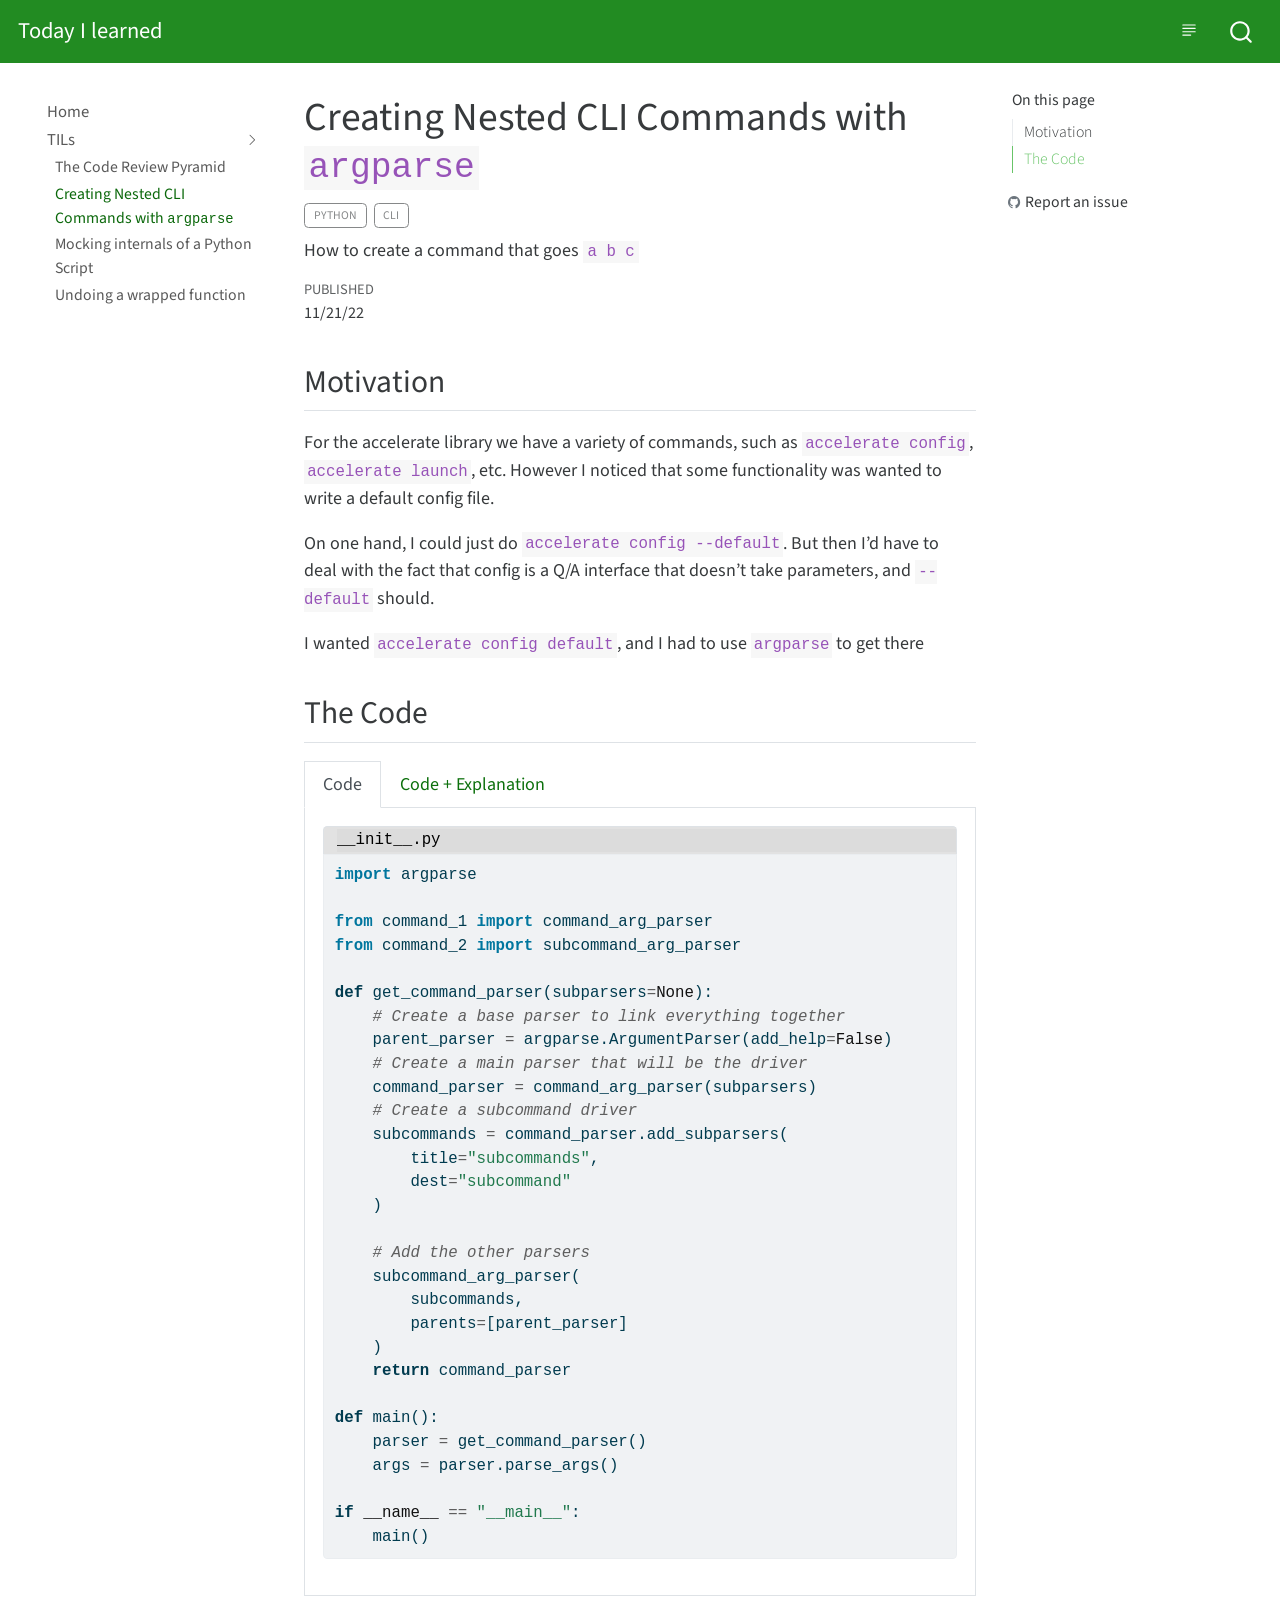
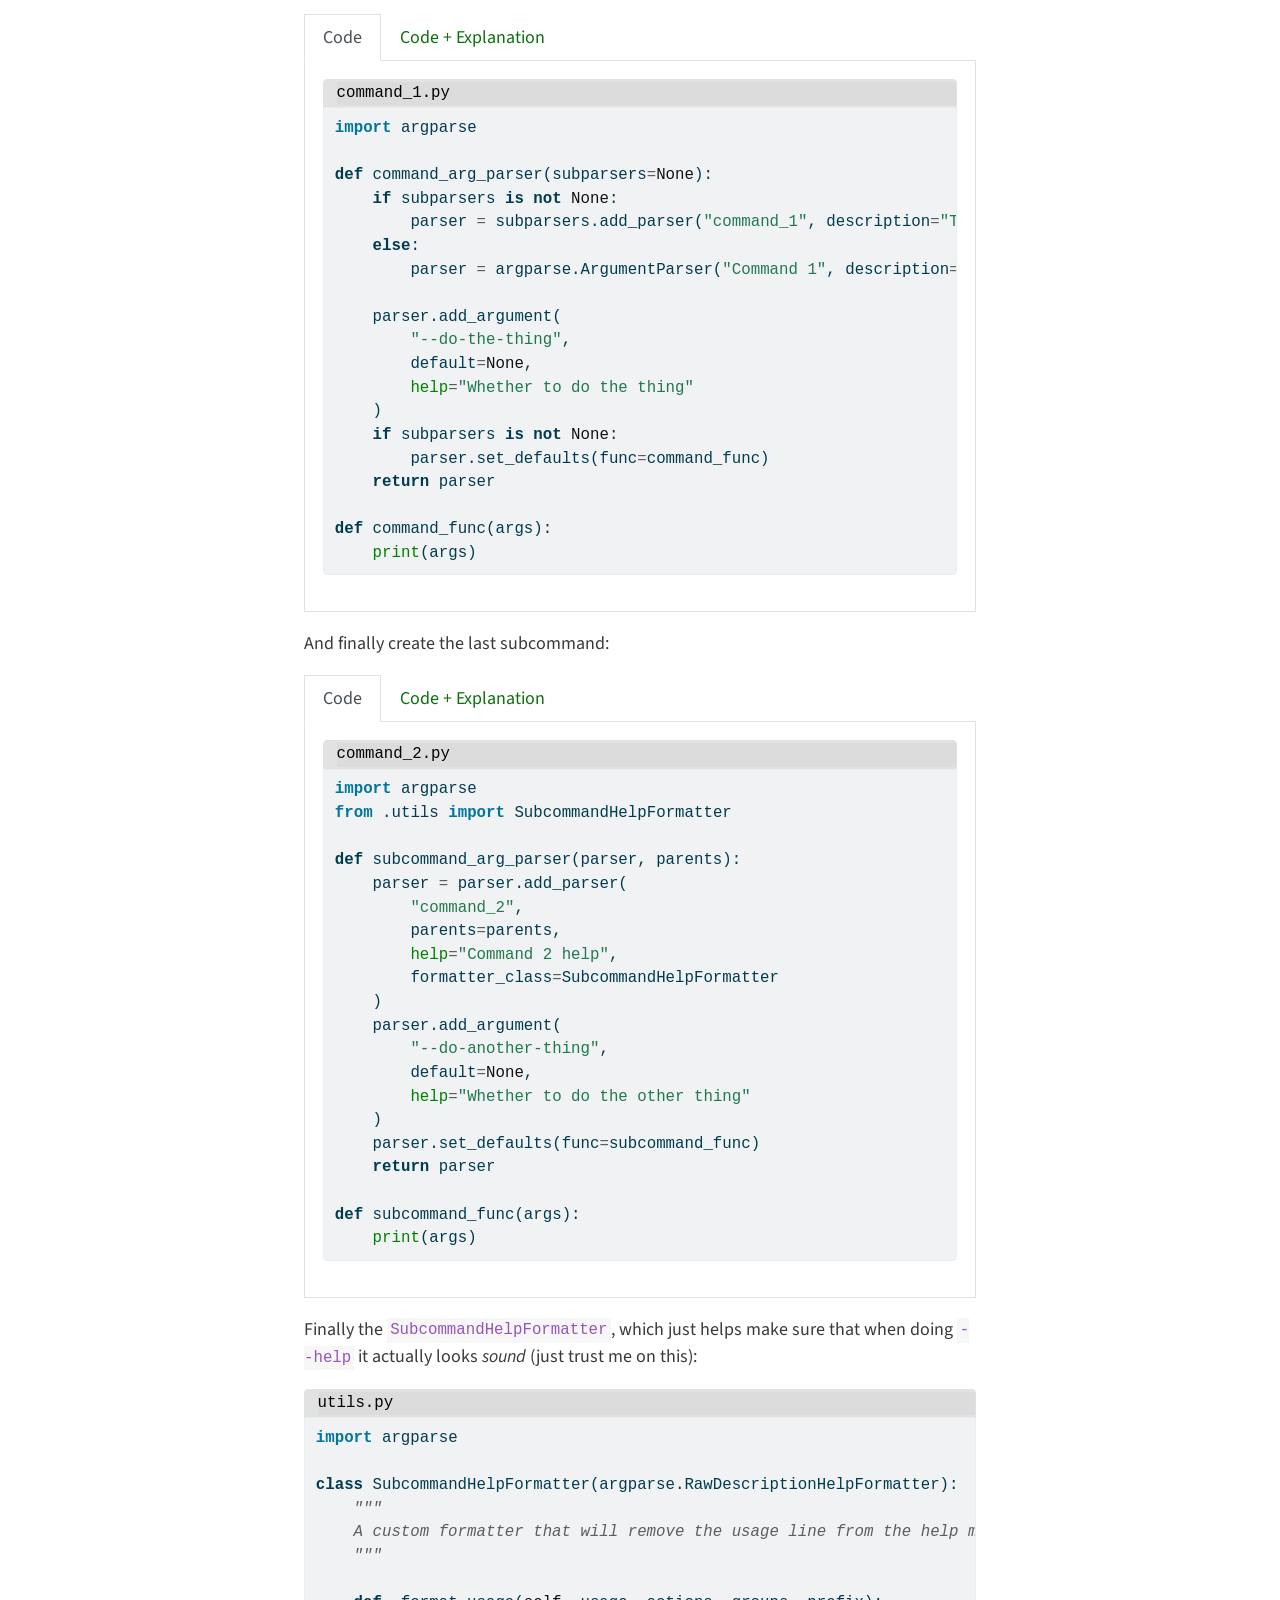
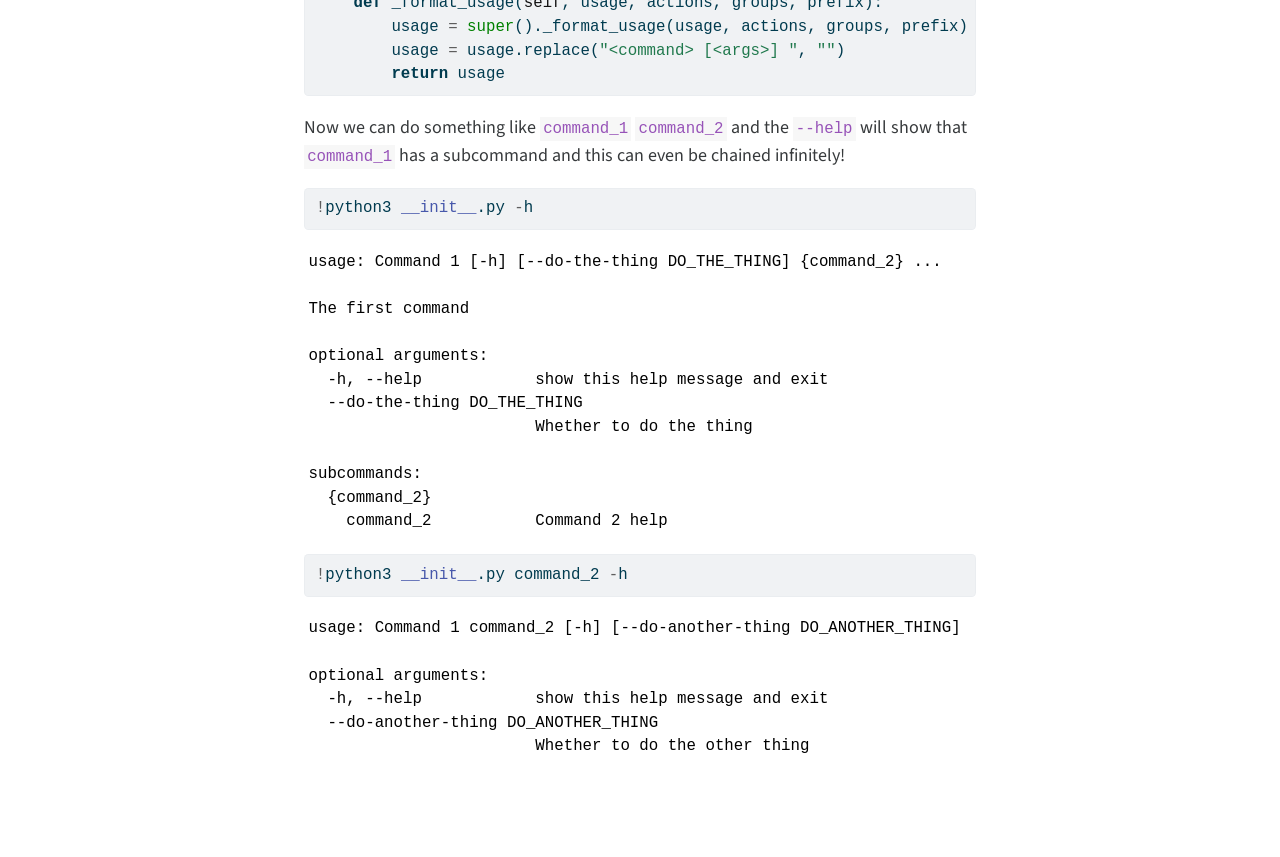
<file: til/sub_cli.html>
<!DOCTYPE html>
<html xmlns="http://www.w3.org/1999/xhtml" lang="en" xml:lang="en"><head>

<meta charset="utf-8">
<meta name="generator" content="quarto-1.2.269">

<meta name="viewport" content="width=device-width, initial-scale=1.0, user-scalable=yes">

<meta name="dcterms.date" content="2022-11-21">
<meta name="description" content="How to create a command that goes a b c">

<title>Today I learned - Creating Nested CLI Commands with argparse</title>
<style>
code{white-space: pre-wrap;}
span.smallcaps{font-variant: small-caps;}
div.columns{display: flex; gap: min(4vw, 1.5em);}
div.column{flex: auto; overflow-x: auto;}
div.hanging-indent{margin-left: 1.5em; text-indent: -1.5em;}
ul.task-list{list-style: none;}
ul.task-list li input[type="checkbox"] {
  width: 0.8em;
  margin: 0 0.8em 0.2em -1.6em;
  vertical-align: middle;
}
pre > code.sourceCode { white-space: pre; position: relative; }
pre > code.sourceCode > span { display: inline-block; line-height: 1.25; }
pre > code.sourceCode > span:empty { height: 1.2em; }
.sourceCode { overflow: visible; }
code.sourceCode > span { color: inherit; text-decoration: inherit; }
div.sourceCode { margin: 1em 0; }
pre.sourceCode { margin: 0; }
@media screen {
div.sourceCode { overflow: auto; }
}
@media print {
pre > code.sourceCode { white-space: pre-wrap; }
pre > code.sourceCode > span { text-indent: -5em; padding-left: 5em; }
}
pre.numberSource code
  { counter-reset: source-line 0; }
pre.numberSource code > span
  { position: relative; left: -4em; counter-increment: source-line; }
pre.numberSource code > span > a:first-child::before
  { content: counter(source-line);
    position: relative; left: -1em; text-align: right; vertical-align: baseline;
    border: none; display: inline-block;
    -webkit-touch-callout: none; -webkit-user-select: none;
    -khtml-user-select: none; -moz-user-select: none;
    -ms-user-select: none; user-select: none;
    padding: 0 4px; width: 4em;
    color: #aaaaaa;
  }
pre.numberSource { margin-left: 3em; border-left: 1px solid #aaaaaa;  padding-left: 4px; }
div.sourceCode
  {   }
@media screen {
pre > code.sourceCode > span > a:first-child::before { text-decoration: underline; }
}
code span.al { color: #ff0000; font-weight: bold; } /* Alert */
code span.an { color: #60a0b0; font-weight: bold; font-style: italic; } /* Annotation */
code span.at { color: #7d9029; } /* Attribute */
code span.bn { color: #40a070; } /* BaseN */
code span.bu { color: #008000; } /* BuiltIn */
code span.cf { color: #007020; font-weight: bold; } /* ControlFlow */
code span.ch { color: #4070a0; } /* Char */
code span.cn { color: #880000; } /* Constant */
code span.co { color: #60a0b0; font-style: italic; } /* Comment */
code span.cv { color: #60a0b0; font-weight: bold; font-style: italic; } /* CommentVar */
code span.do { color: #ba2121; font-style: italic; } /* Documentation */
code span.dt { color: #902000; } /* DataType */
code span.dv { color: #40a070; } /* DecVal */
code span.er { color: #ff0000; font-weight: bold; } /* Error */
code span.ex { } /* Extension */
code span.fl { color: #40a070; } /* Float */
code span.fu { color: #06287e; } /* Function */
code span.im { color: #008000; font-weight: bold; } /* Import */
code span.in { color: #60a0b0; font-weight: bold; font-style: italic; } /* Information */
code span.kw { color: #007020; font-weight: bold; } /* Keyword */
code span.op { color: #666666; } /* Operator */
code span.ot { color: #007020; } /* Other */
code span.pp { color: #bc7a00; } /* Preprocessor */
code span.sc { color: #4070a0; } /* SpecialChar */
code span.ss { color: #bb6688; } /* SpecialString */
code span.st { color: #4070a0; } /* String */
code span.va { color: #19177c; } /* Variable */
code span.vs { color: #4070a0; } /* VerbatimString */
code span.wa { color: #60a0b0; font-weight: bold; font-style: italic; } /* Warning */
</style>


<script src="../site_libs/quarto-nav/quarto-nav.js"></script>
<script src="../site_libs/quarto-nav/headroom.min.js"></script>
<script src="../site_libs/clipboard/clipboard.min.js"></script>
<script src="../site_libs/quarto-search/autocomplete.umd.js"></script>
<script src="../site_libs/quarto-search/fuse.min.js"></script>
<script src="../site_libs/quarto-search/quarto-search.js"></script>
<meta name="quarto:offset" content="../">
<script src="../site_libs/quarto-html/quarto.js"></script>
<script src="../site_libs/quarto-html/popper.min.js"></script>
<script src="../site_libs/quarto-html/tippy.umd.min.js"></script>
<script src="../site_libs/quarto-html/anchor.min.js"></script>
<link href="../site_libs/quarto-html/tippy.css" rel="stylesheet">
<link href="../site_libs/quarto-html/quarto-syntax-highlighting.css" rel="stylesheet" id="quarto-text-highlighting-styles">
<script src="../site_libs/bootstrap/bootstrap.min.js"></script>
<link href="../site_libs/bootstrap/bootstrap-icons.css" rel="stylesheet">
<link href="../site_libs/bootstrap/bootstrap.min.css" rel="stylesheet" id="quarto-bootstrap" data-mode="light">
<script id="quarto-search-options" type="application/json">{
  "location": "navbar",
  "copy-button": false,
  "collapse-after": 3,
  "panel-placement": "end",
  "type": "overlay",
  "limit": 20,
  "language": {
    "search-no-results-text": "No results",
    "search-matching-documents-text": "matching documents",
    "search-copy-link-title": "Copy link to search",
    "search-hide-matches-text": "Hide additional matches",
    "search-more-match-text": "more match in this document",
    "search-more-matches-text": "more matches in this document",
    "search-clear-button-title": "Clear",
    "search-detached-cancel-button-title": "Cancel",
    "search-submit-button-title": "Submit"
  }
}</script>
<script async="" src="https://www.googletagmanager.com/gtag/js?id=G-QP2V3MGVTM"></script>

<script type="text/javascript">

window.dataLayer = window.dataLayer || [];
function gtag(){dataLayer.push(arguments);}
gtag('js', new Date());
gtag('config', 'G-QP2V3MGVTM', { 'anonymize_ip': true});
</script>


<meta property="og:title" content="Today I learned - Creating Nested CLI Commands with argparse">
<meta property="og:description" content="How to create a command that goes `a b c`">
<meta property="og:image" content="https://muellerzr.github.io/til/imgs/subsubcommand.png">
<meta property="og:site-name" content="Today I learned">
<meta property="og:image:height" content="550">
<meta property="og:image:width" content="1546">
<meta name="twitter:title" content="Today I learned - Creating Nested CLI Commands with argparse">
<meta name="twitter:description" content="How to create a command that goes `a b c`">
<meta name="twitter:image" content="https://muellerzr.github.io/til/imgs/subsubcommand.png">
<meta name="twitter:image-height" content="550">
<meta name="twitter:image-width" content="1546">
<meta name="twitter:card" content="summary_large_image">
</head>

<body class="nav-sidebar floating nav-fixed">

<div id="quarto-search-results"></div>
  <header id="quarto-header" class="headroom fixed-top">
    <nav class="navbar navbar-expand-lg navbar-dark ">
      <div class="navbar-container container-fluid">
      <div class="navbar-brand-container">
    <a class="navbar-brand" href="../index.html">
    <span class="navbar-title">Today I learned</span>
    </a>
  </div>
          <div class="quarto-toggle-container ms-auto">
              <a href="" class="quarto-reader-toggle nav-link" onclick="window.quartoToggleReader(); return false;" title="Toggle reader mode">
  <div class="quarto-reader-toggle-btn">
  <i class="bi"></i>
  </div>
</a>
          </div>
          <div id="quarto-search" class="" title="Search"></div>
      </div> <!-- /container-fluid -->
    </nav>
  <nav class="quarto-secondary-nav" data-bs-toggle="collapse" data-bs-target="#quarto-sidebar" aria-controls="quarto-sidebar" aria-expanded="false" aria-label="Toggle sidebar navigation" onclick="if (window.quartoToggleHeadroom) { window.quartoToggleHeadroom(); }">
    <div class="container-fluid d-flex justify-content-between">
      <h1 class="quarto-secondary-nav-title">Creating Nested CLI Commands with <code>argparse</code></h1>
      <button type="button" class="quarto-btn-toggle btn" aria-label="Show secondary navigation">
        <i class="bi bi-chevron-right"></i>
      </button>
    </div>
  </nav>
</header>
<!-- content -->
<div id="quarto-content" class="quarto-container page-columns page-rows-contents page-layout-article page-navbar">
<!-- sidebar -->
  <nav id="quarto-sidebar" class="sidebar collapse sidebar-navigation floating overflow-auto">
    <div class="sidebar-menu-container"> 
    <ul class="list-unstyled mt-1">
        <li class="sidebar-item">
  <div class="sidebar-item-container"> 
  <a href="../index.html" class="sidebar-item-text sidebar-link">Home</a>
  </div>
</li>
        <li class="sidebar-item sidebar-item-section">
      <div class="sidebar-item-container"> 
            <a class="sidebar-item-text sidebar-link text-start" data-bs-toggle="collapse" data-bs-target="#quarto-sidebar-section-1" aria-expanded="true">TILs</a>
          <a class="sidebar-item-toggle text-start" data-bs-toggle="collapse" data-bs-target="#quarto-sidebar-section-1" aria-expanded="true">
            <i class="bi bi-chevron-right ms-2"></i>
          </a> 
      </div>
      <ul id="quarto-sidebar-section-1" class="collapse list-unstyled sidebar-section depth1 show">  
          <li class="sidebar-item">
  <div class="sidebar-item-container"> 
  <a href="../til/code_review.html" class="sidebar-item-text sidebar-link">The Code Review Pyramid</a>
  </div>
</li>
          <li class="sidebar-item">
  <div class="sidebar-item-container"> 
  <a href="../til/sub_cli.html" class="sidebar-item-text sidebar-link active">Creating Nested CLI Commands with <code>argparse</code></a>
  </div>
</li>
          <li class="sidebar-item">
  <div class="sidebar-item-container"> 
  <a href="../til/testing.html" class="sidebar-item-text sidebar-link">Mocking internals of a Python Script</a>
  </div>
</li>
          <li class="sidebar-item">
  <div class="sidebar-item-container"> 
  <a href="../til/wraps.html" class="sidebar-item-text sidebar-link">Undoing a wrapped function</a>
  </div>
</li>
      </ul>
  </li>
    </ul>
    </div>
</nav>
<!-- margin-sidebar -->
    <div id="quarto-margin-sidebar" class="sidebar margin-sidebar">
        <nav id="TOC" role="doc-toc" class="toc-active">
    <h2 id="toc-title">On this page</h2>
   
  <ul>
  <li><a href="#motivation" id="toc-motivation" class="nav-link active" data-scroll-target="#motivation">Motivation</a></li>
  <li><a href="#the-code" id="toc-the-code" class="nav-link" data-scroll-target="#the-code">The Code</a></li>
  </ul>
<div class="toc-actions"><div><i class="bi bi-github"></i></div><div class="action-links"><p><a href="https://github.com/muellerzr/til/issues/new" class="toc-action">Report an issue</a></p></div></div></nav>
    </div>
<!-- main -->
<main class="content" id="quarto-document-content">

<header id="title-block-header" class="quarto-title-block default">
<div class="quarto-title">
<h1 class="title d-none d-lg-block">Creating Nested CLI Commands with <code>argparse</code></h1>
  <div class="quarto-categories">
    <div class="quarto-category">python</div>
    <div class="quarto-category">cli</div>
  </div>
  </div>

<div>
  <div class="description">
    How to create a command that goes <code>a b c</code>
  </div>
</div>


<div class="quarto-title-meta">

    
    <div>
    <div class="quarto-title-meta-heading">Published</div>
    <div class="quarto-title-meta-contents">
      <p class="date">11/21/22</p>
    </div>
  </div>
  
    
  </div>
  

</header>

<!-- WARNING: THIS FILE WAS AUTOGENERATED! DO NOT EDIT! -->
<section id="motivation" class="level2">
<h2 class="anchored" data-anchor-id="motivation">Motivation</h2>
<p>For the accelerate library we have a variety of commands, such as <code>accelerate config</code>, <code>accelerate launch</code>, etc. However I noticed that some functionality was wanted to write a default config file.</p>
<p>On one hand, I could just do <code>accelerate config --default</code>. But then I’d have to deal with the fact that config is a Q/A interface that doesn’t take parameters, and <code>--default</code> should.</p>
<p>I wanted <code>accelerate config default</code>, and I had to use <code>argparse</code> to get there</p>
</section>
<section id="the-code" class="level2">
<h2 class="anchored" data-anchor-id="the-code">The Code</h2>
<div class="panel-tabset">
<ul class="nav nav-tabs" role="tablist"><li class="nav-item" role="presentation"><a class="nav-link active" id="tabset-1-1-tab" data-bs-toggle="tab" data-bs-target="#tabset-1-1" role="tab" aria-controls="tabset-1-1" aria-selected="true" aria-current="page">Code</a></li><li class="nav-item" role="presentation"><a class="nav-link" id="tabset-1-2-tab" data-bs-toggle="tab" data-bs-target="#tabset-1-2" role="tab" aria-controls="tabset-1-2" aria-selected="false">Code + Explanation</a></li></ul>
<div class="tab-content">
<div id="tabset-1-1" class="tab-pane active" role="tabpanel" aria-labelledby="tabset-1-1-tab">
<div class="cell">
<div class="code-with-filename">
<div class="code-with-filename-file">
<pre><strong>__init__.py</strong></pre>
</div>
<div class="sourceCode cell-code" id="cb1"><pre class="sourceCode python code-with-copy"><code class="sourceCode python"><span id="cb1-1"><a href="#cb1-1" aria-hidden="true" tabindex="-1"></a><span class="im">import</span> argparse</span>
<span id="cb1-2"><a href="#cb1-2" aria-hidden="true" tabindex="-1"></a></span>
<span id="cb1-3"><a href="#cb1-3" aria-hidden="true" tabindex="-1"></a><span class="im">from</span> command_1 <span class="im">import</span> command_arg_parser</span>
<span id="cb1-4"><a href="#cb1-4" aria-hidden="true" tabindex="-1"></a><span class="im">from</span> command_2 <span class="im">import</span> subcommand_arg_parser</span>
<span id="cb1-5"><a href="#cb1-5" aria-hidden="true" tabindex="-1"></a></span>
<span id="cb1-6"><a href="#cb1-6" aria-hidden="true" tabindex="-1"></a><span class="kw">def</span> get_command_parser(subparsers<span class="op">=</span><span class="va">None</span>):</span>
<span id="cb1-7"><a href="#cb1-7" aria-hidden="true" tabindex="-1"></a>    <span class="co"># Create a base parser to link everything together</span></span>
<span id="cb1-8"><a href="#cb1-8" aria-hidden="true" tabindex="-1"></a>    parent_parser <span class="op">=</span> argparse.ArgumentParser(add_help<span class="op">=</span><span class="va">False</span>)</span>
<span id="cb1-9"><a href="#cb1-9" aria-hidden="true" tabindex="-1"></a>    <span class="co"># Create a main parser that will be the driver</span></span>
<span id="cb1-10"><a href="#cb1-10" aria-hidden="true" tabindex="-1"></a>    command_parser <span class="op">=</span> command_arg_parser(subparsers)</span>
<span id="cb1-11"><a href="#cb1-11" aria-hidden="true" tabindex="-1"></a>    <span class="co"># Create a subcommand driver</span></span>
<span id="cb1-12"><a href="#cb1-12" aria-hidden="true" tabindex="-1"></a>    subcommands <span class="op">=</span> command_parser.add_subparsers(</span>
<span id="cb1-13"><a href="#cb1-13" aria-hidden="true" tabindex="-1"></a>        title<span class="op">=</span><span class="st">"subcommands"</span>, </span>
<span id="cb1-14"><a href="#cb1-14" aria-hidden="true" tabindex="-1"></a>        dest<span class="op">=</span><span class="st">"subcommand"</span></span>
<span id="cb1-15"><a href="#cb1-15" aria-hidden="true" tabindex="-1"></a>    )</span>
<span id="cb1-16"><a href="#cb1-16" aria-hidden="true" tabindex="-1"></a>    </span>
<span id="cb1-17"><a href="#cb1-17" aria-hidden="true" tabindex="-1"></a>    <span class="co"># Add the other parsers</span></span>
<span id="cb1-18"><a href="#cb1-18" aria-hidden="true" tabindex="-1"></a>    subcommand_arg_parser(</span>
<span id="cb1-19"><a href="#cb1-19" aria-hidden="true" tabindex="-1"></a>        subcommands, </span>
<span id="cb1-20"><a href="#cb1-20" aria-hidden="true" tabindex="-1"></a>        parents<span class="op">=</span>[parent_parser]</span>
<span id="cb1-21"><a href="#cb1-21" aria-hidden="true" tabindex="-1"></a>    )</span>
<span id="cb1-22"><a href="#cb1-22" aria-hidden="true" tabindex="-1"></a>    <span class="cf">return</span> command_parser</span>
<span id="cb1-23"><a href="#cb1-23" aria-hidden="true" tabindex="-1"></a></span>
<span id="cb1-24"><a href="#cb1-24" aria-hidden="true" tabindex="-1"></a><span class="kw">def</span> main():</span>
<span id="cb1-25"><a href="#cb1-25" aria-hidden="true" tabindex="-1"></a>    parser <span class="op">=</span> get_command_parser()</span>
<span id="cb1-26"><a href="#cb1-26" aria-hidden="true" tabindex="-1"></a>    args <span class="op">=</span> parser.parse_args()</span>
<span id="cb1-27"><a href="#cb1-27" aria-hidden="true" tabindex="-1"></a>    </span>
<span id="cb1-28"><a href="#cb1-28" aria-hidden="true" tabindex="-1"></a><span class="cf">if</span> <span class="va">__name__</span> <span class="op">==</span> <span class="st">"__main__"</span>:</span>
<span id="cb1-29"><a href="#cb1-29" aria-hidden="true" tabindex="-1"></a>    main()</span></code><button title="Copy to Clipboard" class="code-copy-button"><i class="bi"></i></button></pre></div>
</div>
</div>
</div>
<div id="tabset-1-2" class="tab-pane" role="tabpanel" aria-labelledby="tabset-1-2-tab">
<div class="cell">
<div class="code-with-filename">
<div class="code-with-filename-file">
<pre><strong>__init__.py</strong></pre>
</div>
<div class="sourceCode cell-code" id="cb2"><pre class="sourceCode python code-with-copy"><code class="sourceCode python"><span id="cb2-1"><a href="#cb2-1" aria-hidden="true" tabindex="-1"></a><span class="im">import</span> argparse</span>
<span id="cb2-2"><a href="#cb2-2" aria-hidden="true" tabindex="-1"></a></span>
<span id="cb2-3"><a href="#cb2-3" aria-hidden="true" tabindex="-1"></a><span class="im">from</span> command_1 <span class="im">import</span> command_arg_parser</span>
<span id="cb2-4"><a href="#cb2-4" aria-hidden="true" tabindex="-1"></a><span class="im">from</span> command_2 <span class="im">import</span> subcommand_arg_parser</span>
<span id="cb2-5"><a href="#cb2-5" aria-hidden="true" tabindex="-1"></a></span>
<span id="cb2-6"><a href="#cb2-6" aria-hidden="true" tabindex="-1"></a><span class="kw">def</span> get_command_parser(subparsers<span class="op">=</span><span class="va">None</span>):</span>
<span id="cb2-7"><a href="#cb2-7" aria-hidden="true" tabindex="-1"></a>    <span class="co"># Create a base parser to link everything together</span></span>
<span id="cb2-8"><a href="#cb2-8" aria-hidden="true" tabindex="-1"></a>    parent_parser <span class="op">=</span> argparse.ArgumentParser(add_help<span class="op">=</span><span class="va">False</span>)</span>
<span id="cb2-9"><a href="#cb2-9" aria-hidden="true" tabindex="-1"></a>    <span class="co"># Create a main parser that will be the driver</span></span>
<span id="cb2-10"><a href="#cb2-10" aria-hidden="true" tabindex="-1"></a>    command_parser <span class="op">=</span> command_arg_parser(subparsers)</span>
<span id="cb2-11"><a href="#cb2-11" aria-hidden="true" tabindex="-1"></a>    <span class="co"># Create a subcommand driver</span></span>
<span id="cb2-12"><a href="#cb2-12" aria-hidden="true" tabindex="-1"></a>    subcommands <span class="op">=</span> command_parser.add_subparsers(</span>
<span id="cb2-13"><a href="#cb2-13" aria-hidden="true" tabindex="-1"></a>        title<span class="op">=</span><span class="st">"subcommands"</span>, </span>
<span id="cb2-14"><a href="#cb2-14" aria-hidden="true" tabindex="-1"></a>        dest<span class="op">=</span><span class="st">"subcommand"</span></span>
<span id="cb2-15"><a href="#cb2-15" aria-hidden="true" tabindex="-1"></a>    )</span>
<span id="cb2-16"><a href="#cb2-16" aria-hidden="true" tabindex="-1"></a>    </span>
<span id="cb2-17"><a href="#cb2-17" aria-hidden="true" tabindex="-1"></a>    <span class="co"># Add the other parsers</span></span>
<span id="cb2-18"><a href="#cb2-18" aria-hidden="true" tabindex="-1"></a>    subcommand_arg_parser(</span>
<span id="cb2-19"><a href="#cb2-19" aria-hidden="true" tabindex="-1"></a>        subcommands, </span>
<span id="cb2-20"><a href="#cb2-20" aria-hidden="true" tabindex="-1"></a>        parents<span class="op">=</span>[parent_parser]</span>
<span id="cb2-21"><a href="#cb2-21" aria-hidden="true" tabindex="-1"></a>    )</span>
<span id="cb2-22"><a href="#cb2-22" aria-hidden="true" tabindex="-1"></a>    <span class="cf">return</span> command_parser</span>
<span id="cb2-23"><a href="#cb2-23" aria-hidden="true" tabindex="-1"></a></span>
<span id="cb2-24"><a href="#cb2-24" aria-hidden="true" tabindex="-1"></a><span class="kw">def</span> main():</span>
<span id="cb2-25"><a href="#cb2-25" aria-hidden="true" tabindex="-1"></a>    parser <span class="op">=</span> get_command_parser()</span>
<span id="cb2-26"><a href="#cb2-26" aria-hidden="true" tabindex="-1"></a>    args <span class="op">=</span> parser.parse_args()</span>
<span id="cb2-27"><a href="#cb2-27" aria-hidden="true" tabindex="-1"></a>    </span>
<span id="cb2-28"><a href="#cb2-28" aria-hidden="true" tabindex="-1"></a><span class="cf">if</span> <span class="va">__name__</span> <span class="op">==</span> <span class="st">"__main__"</span>:</span>
<span id="cb2-29"><a href="#cb2-29" aria-hidden="true" tabindex="-1"></a>    main()</span></code><button title="Copy to Clipboard" class="code-copy-button"><i class="bi"></i></button></pre></div>
</div>
</div>
<hr>
<div class="sourceCode" id="cb3"><pre class="sourceCode python code-with-copy"><code class="sourceCode python"><span id="cb3-1"><a href="#cb3-1" aria-hidden="true" tabindex="-1"></a><span class="im">from</span> command_1 <span class="im">import</span> command_arg_parser</span>
<span id="cb3-2"><a href="#cb3-2" aria-hidden="true" tabindex="-1"></a><span class="im">from</span> command_2 <span class="im">import</span> subcommand_arg_parser</span></code><button title="Copy to Clipboard" class="code-copy-button"><i class="bi"></i></button></pre></div>
<div style="padding-top: 0px;">
<p>Each command part will have its own function that returns an argument parser</p>
</div>
<hr>
<div class="sourceCode" id="cb4"><pre class="sourceCode python code-with-copy"><code class="sourceCode python"><span id="cb4-1"><a href="#cb4-1" aria-hidden="true" tabindex="-1"></a><span class="kw">def</span> get_command_parser(subparsers<span class="op">=</span><span class="va">None</span>):</span></code><button title="Copy to Clipboard" class="code-copy-button"><i class="bi"></i></button></pre></div>
<div style="padding-top: 0px;">
<p>Similarly we create a function that will return a new parser</p>
</div>
<hr>
<div class="sourceCode" id="cb5"><pre class="sourceCode python code-with-copy"><code class="sourceCode python"><span id="cb5-1"><a href="#cb5-1" aria-hidden="true" tabindex="-1"></a>    parent_parser <span class="op">=</span> argparse.ArgumentParser(add_help<span class="op">=</span><span class="va">False</span>)</span></code><button title="Copy to Clipboard" class="code-copy-button"><i class="bi"></i></button></pre></div>
<div style="padding-top: 0px;">
<p>This will be the “base” parser that will tie everything together. Nothing will get <em>explicitly</em> added here but it will act as the parent for all subcommands</p>
</div>
<hr>
<div class="sourceCode" id="cb6"><pre class="sourceCode python code-with-copy"><code class="sourceCode python"><span id="cb6-1"><a href="#cb6-1" aria-hidden="true" tabindex="-1"></a>    command_parser <span class="op">=</span> command_arg_parser(subparsers)</span></code><button title="Copy to Clipboard" class="code-copy-button"><i class="bi"></i></button></pre></div>
<div style="padding-top: 0px;">
<p>This will be our main driver parser.</p>
</div>
<hr>
<div class="sourceCode" id="cb7"><pre class="sourceCode python code-with-copy"><code class="sourceCode python"><span id="cb7-1"><a href="#cb7-1" aria-hidden="true" tabindex="-1"></a>    subcommands <span class="op">=</span> command_parser.add_subparsers(</span>
<span id="cb7-2"><a href="#cb7-2" aria-hidden="true" tabindex="-1"></a>        title<span class="op">=</span><span class="st">"subcommands"</span>, </span>
<span id="cb7-3"><a href="#cb7-3" aria-hidden="true" tabindex="-1"></a>        dest<span class="op">=</span><span class="st">"subcommand"</span></span>
<span id="cb7-4"><a href="#cb7-4" aria-hidden="true" tabindex="-1"></a>    )</span></code><button title="Copy to Clipboard" class="code-copy-button"><i class="bi"></i></button></pre></div>
<div style="padding-top: 0px;">
<p>This subparser will contain all the subcommands in the style of <code>command_parser_command subcommand</code></p>
</div>
<hr>
<div class="sourceCode" id="cb8"><pre class="sourceCode python code-with-copy"><code class="sourceCode python"><span id="cb8-1"><a href="#cb8-1" aria-hidden="true" tabindex="-1"></a>    subcommand_arg_parser(</span>
<span id="cb8-2"><a href="#cb8-2" aria-hidden="true" tabindex="-1"></a>        subcommands, </span>
<span id="cb8-3"><a href="#cb8-3" aria-hidden="true" tabindex="-1"></a>        parents<span class="op">=</span>[parent_parser]</span>
<span id="cb8-4"><a href="#cb8-4" aria-hidden="true" tabindex="-1"></a>    )</span></code><button title="Copy to Clipboard" class="code-copy-button"><i class="bi"></i></button></pre></div>
<div style="padding-top: 0px;">
<p>We then add the subcommands subparser to the command_arg_parser and pass in the <code>parent_parser</code> as the <em>parents</em> for that parser. (This will make sense in a moment)</p>
</div>
</div>
</div>
</div>
<div class="panel-tabset">
<ul class="nav nav-tabs" role="tablist"><li class="nav-item" role="presentation"><a class="nav-link active" id="tabset-2-1-tab" data-bs-toggle="tab" data-bs-target="#tabset-2-1" role="tab" aria-controls="tabset-2-1" aria-selected="true">Code</a></li><li class="nav-item" role="presentation"><a class="nav-link" id="tabset-2-2-tab" data-bs-toggle="tab" data-bs-target="#tabset-2-2" role="tab" aria-controls="tabset-2-2" aria-selected="false">Code + Explanation</a></li></ul>
<div class="tab-content">
<div id="tabset-2-1" class="tab-pane active" role="tabpanel" aria-labelledby="tabset-2-1-tab">
<div class="cell">
<div class="code-with-filename">
<div class="code-with-filename-file">
<pre><strong>command_1.py</strong></pre>
</div>
<div class="sourceCode cell-code" id="cb9"><pre class="sourceCode python code-with-copy"><code class="sourceCode python"><span id="cb9-1"><a href="#cb9-1" aria-hidden="true" tabindex="-1"></a><span class="im">import</span> argparse</span>
<span id="cb9-2"><a href="#cb9-2" aria-hidden="true" tabindex="-1"></a></span>
<span id="cb9-3"><a href="#cb9-3" aria-hidden="true" tabindex="-1"></a><span class="kw">def</span> command_arg_parser(subparsers<span class="op">=</span><span class="va">None</span>):</span>
<span id="cb9-4"><a href="#cb9-4" aria-hidden="true" tabindex="-1"></a>    <span class="cf">if</span> subparsers <span class="kw">is</span> <span class="kw">not</span> <span class="va">None</span>:</span>
<span id="cb9-5"><a href="#cb9-5" aria-hidden="true" tabindex="-1"></a>        parser <span class="op">=</span> subparsers.add_parser(<span class="st">"command_1"</span>, description<span class="op">=</span><span class="st">"The first command"</span>)</span>
<span id="cb9-6"><a href="#cb9-6" aria-hidden="true" tabindex="-1"></a>    <span class="cf">else</span>:</span>
<span id="cb9-7"><a href="#cb9-7" aria-hidden="true" tabindex="-1"></a>        parser <span class="op">=</span> argparse.ArgumentParser(<span class="st">"Command 1"</span>, description<span class="op">=</span><span class="st">"The first command"</span>)</span>
<span id="cb9-8"><a href="#cb9-8" aria-hidden="true" tabindex="-1"></a>    </span>
<span id="cb9-9"><a href="#cb9-9" aria-hidden="true" tabindex="-1"></a>    parser.add_argument(</span>
<span id="cb9-10"><a href="#cb9-10" aria-hidden="true" tabindex="-1"></a>        <span class="st">"--do-the-thing"</span>,</span>
<span id="cb9-11"><a href="#cb9-11" aria-hidden="true" tabindex="-1"></a>        default<span class="op">=</span><span class="va">None</span>,</span>
<span id="cb9-12"><a href="#cb9-12" aria-hidden="true" tabindex="-1"></a>        <span class="bu">help</span><span class="op">=</span><span class="st">"Whether to do the thing"</span></span>
<span id="cb9-13"><a href="#cb9-13" aria-hidden="true" tabindex="-1"></a>    )</span>
<span id="cb9-14"><a href="#cb9-14" aria-hidden="true" tabindex="-1"></a>    <span class="cf">if</span> subparsers <span class="kw">is</span> <span class="kw">not</span> <span class="va">None</span>:</span>
<span id="cb9-15"><a href="#cb9-15" aria-hidden="true" tabindex="-1"></a>        parser.set_defaults(func<span class="op">=</span>command_func)</span>
<span id="cb9-16"><a href="#cb9-16" aria-hidden="true" tabindex="-1"></a>    <span class="cf">return</span> parser</span>
<span id="cb9-17"><a href="#cb9-17" aria-hidden="true" tabindex="-1"></a></span>
<span id="cb9-18"><a href="#cb9-18" aria-hidden="true" tabindex="-1"></a><span class="kw">def</span> command_func(args):</span>
<span id="cb9-19"><a href="#cb9-19" aria-hidden="true" tabindex="-1"></a>    <span class="bu">print</span>(args)</span></code><button title="Copy to Clipboard" class="code-copy-button"><i class="bi"></i></button></pre></div>
</div>
</div>
</div>
<div id="tabset-2-2" class="tab-pane" role="tabpanel" aria-labelledby="tabset-2-2-tab">
<div class="cell">
<div class="code-with-filename">
<div class="code-with-filename-file">
<pre><strong>command_1.py</strong></pre>
</div>
<div class="sourceCode cell-code" id="cb10"><pre class="sourceCode python code-with-copy"><code class="sourceCode python"><span id="cb10-1"><a href="#cb10-1" aria-hidden="true" tabindex="-1"></a><span class="im">import</span> argparse</span>
<span id="cb10-2"><a href="#cb10-2" aria-hidden="true" tabindex="-1"></a></span>
<span id="cb10-3"><a href="#cb10-3" aria-hidden="true" tabindex="-1"></a><span class="kw">def</span> command_arg_parser(subparsers<span class="op">=</span><span class="va">None</span>):</span>
<span id="cb10-4"><a href="#cb10-4" aria-hidden="true" tabindex="-1"></a>    <span class="cf">if</span> subparsers <span class="kw">is</span> <span class="kw">not</span> <span class="va">None</span>:</span>
<span id="cb10-5"><a href="#cb10-5" aria-hidden="true" tabindex="-1"></a>        parser <span class="op">=</span> subparsers.add_parser(<span class="st">"command_1"</span>, description<span class="op">=</span><span class="st">"The first command"</span>)</span>
<span id="cb10-6"><a href="#cb10-6" aria-hidden="true" tabindex="-1"></a>    <span class="cf">else</span>:</span>
<span id="cb10-7"><a href="#cb10-7" aria-hidden="true" tabindex="-1"></a>        parser <span class="op">=</span> argparse.ArgumentParser(<span class="st">"Command 1"</span>, description<span class="op">=</span><span class="st">"The first command"</span>)</span>
<span id="cb10-8"><a href="#cb10-8" aria-hidden="true" tabindex="-1"></a>    </span>
<span id="cb10-9"><a href="#cb10-9" aria-hidden="true" tabindex="-1"></a>    parser.add_argument(</span>
<span id="cb10-10"><a href="#cb10-10" aria-hidden="true" tabindex="-1"></a>        <span class="st">"--do-the-thing"</span>,</span>
<span id="cb10-11"><a href="#cb10-11" aria-hidden="true" tabindex="-1"></a>        default<span class="op">=</span><span class="va">None</span>,</span>
<span id="cb10-12"><a href="#cb10-12" aria-hidden="true" tabindex="-1"></a>        <span class="bu">help</span><span class="op">=</span><span class="st">"Whether to do the thing"</span></span>
<span id="cb10-13"><a href="#cb10-13" aria-hidden="true" tabindex="-1"></a>    )</span>
<span id="cb10-14"><a href="#cb10-14" aria-hidden="true" tabindex="-1"></a>    <span class="cf">if</span> subparsers <span class="kw">is</span> <span class="kw">not</span> <span class="va">None</span>:</span>
<span id="cb10-15"><a href="#cb10-15" aria-hidden="true" tabindex="-1"></a>        parser.set_defaults(func<span class="op">=</span>command_func)</span>
<span id="cb10-16"><a href="#cb10-16" aria-hidden="true" tabindex="-1"></a>    <span class="cf">return</span> parser</span>
<span id="cb10-17"><a href="#cb10-17" aria-hidden="true" tabindex="-1"></a></span>
<span id="cb10-18"><a href="#cb10-18" aria-hidden="true" tabindex="-1"></a><span class="kw">def</span> command_func(args):</span>
<span id="cb10-19"><a href="#cb10-19" aria-hidden="true" tabindex="-1"></a>    <span class="bu">print</span>(args)</span></code><button title="Copy to Clipboard" class="code-copy-button"><i class="bi"></i></button></pre></div>
</div>
</div>
<hr>
<div class="sourceCode" id="cb11"><pre class="sourceCode python code-with-copy"><code class="sourceCode python"><span id="cb11-1"><a href="#cb11-1" aria-hidden="true" tabindex="-1"></a><span class="kw">def</span> command_arg_parser(subparsers<span class="op">=</span><span class="va">None</span>):</span>
<span id="cb11-2"><a href="#cb11-2" aria-hidden="true" tabindex="-1"></a>    <span class="cf">if</span> subparsers <span class="kw">is</span> <span class="kw">not</span> <span class="va">None</span>:</span>
<span id="cb11-3"><a href="#cb11-3" aria-hidden="true" tabindex="-1"></a>        parser <span class="op">=</span> subparsers.add_parser(<span class="st">"command_1"</span>, description<span class="op">=</span><span class="st">"The first command"</span>)</span>
<span id="cb11-4"><a href="#cb11-4" aria-hidden="true" tabindex="-1"></a>    <span class="cf">else</span>:</span>
<span id="cb11-5"><a href="#cb11-5" aria-hidden="true" tabindex="-1"></a>        parser <span class="op">=</span> argparse.ArgumentParser(<span class="st">"Command 1"</span>, description<span class="op">=</span><span class="st">"The first command"</span>)</span></code><button title="Copy to Clipboard" class="code-copy-button"><i class="bi"></i></button></pre></div>
<div style="padding-top: 0px;">
<p>We create a new <code>command_arg_parser</code> function that will either add a new <em>parser</em> to the passed in subparser or a new one in general. This is <strong>extremely important</strong></p>
</div>
<hr>
<div class="sourceCode" id="cb12"><pre class="sourceCode python code-with-copy"><code class="sourceCode python"><span id="cb12-1"><a href="#cb12-1" aria-hidden="true" tabindex="-1"></a>    parser.add_argument(</span>
<span id="cb12-2"><a href="#cb12-2" aria-hidden="true" tabindex="-1"></a>        <span class="st">"--do-the-thing"</span>,</span>
<span id="cb12-3"><a href="#cb12-3" aria-hidden="true" tabindex="-1"></a>        default<span class="op">=</span><span class="va">None</span>,</span>
<span id="cb12-4"><a href="#cb12-4" aria-hidden="true" tabindex="-1"></a>        <span class="bu">help</span><span class="op">=</span><span class="st">"Whether to do the thing"</span></span>
<span id="cb12-5"><a href="#cb12-5" aria-hidden="true" tabindex="-1"></a>    )</span></code><button title="Copy to Clipboard" class="code-copy-button"><i class="bi"></i></button></pre></div>
<div style="padding-top: 0px;">
<p>Then add in arguments like normal</p>
</div>
<hr>
<div class="sourceCode" id="cb13"><pre class="sourceCode python code-with-copy"><code class="sourceCode python"><span id="cb13-1"><a href="#cb13-1" aria-hidden="true" tabindex="-1"></a>    <span class="cf">if</span> subparsers <span class="kw">is</span> <span class="kw">not</span> <span class="va">None</span>:</span>
<span id="cb13-2"><a href="#cb13-2" aria-hidden="true" tabindex="-1"></a>        parser.set_defaults(func<span class="op">=</span>command_func)</span>
<span id="cb13-3"><a href="#cb13-3" aria-hidden="true" tabindex="-1"></a>    <span class="cf">return</span> parser</span></code><button title="Copy to Clipboard" class="code-copy-button"><i class="bi"></i></button></pre></div>
<div style="padding-top: 0px;">
<p>Set the defaults for the particular parser to be that of the function we intend to call</p>
</div>
<hr>
<div class="sourceCode" id="cb14"><pre class="sourceCode python code-with-copy"><code class="sourceCode python"><span id="cb14-1"><a href="#cb14-1" aria-hidden="true" tabindex="-1"></a><span class="kw">def</span> command_func(args):</span>
<span id="cb14-2"><a href="#cb14-2" aria-hidden="true" tabindex="-1"></a>    <span class="bu">print</span>(args)</span></code><button title="Copy to Clipboard" class="code-copy-button"><i class="bi"></i></button></pre></div>
<div style="padding-top: 0px;">
<p>The function that will be ran with this particular command, to keep the code clean. Accepts some argument namespace.</p>
</div>
</div>
</div>
</div>
<p>And finally create the last subcommand:</p>
<div class="panel-tabset">
<ul class="nav nav-tabs" role="tablist"><li class="nav-item" role="presentation"><a class="nav-link active" id="tabset-3-1-tab" data-bs-toggle="tab" data-bs-target="#tabset-3-1" role="tab" aria-controls="tabset-3-1" aria-selected="true">Code</a></li><li class="nav-item" role="presentation"><a class="nav-link" id="tabset-3-2-tab" data-bs-toggle="tab" data-bs-target="#tabset-3-2" role="tab" aria-controls="tabset-3-2" aria-selected="false">Code + Explanation</a></li></ul>
<div class="tab-content">
<div id="tabset-3-1" class="tab-pane active" role="tabpanel" aria-labelledby="tabset-3-1-tab">
<div class="cell">
<div class="code-with-filename">
<div class="code-with-filename-file">
<pre><strong>command_2.py</strong></pre>
</div>
<div class="sourceCode cell-code" id="cb15"><pre class="sourceCode python code-with-copy"><code class="sourceCode python"><span id="cb15-1"><a href="#cb15-1" aria-hidden="true" tabindex="-1"></a><span class="im">import</span> argparse</span>
<span id="cb15-2"><a href="#cb15-2" aria-hidden="true" tabindex="-1"></a><span class="im">from</span> .utils <span class="im">import</span> SubcommandHelpFormatter</span>
<span id="cb15-3"><a href="#cb15-3" aria-hidden="true" tabindex="-1"></a></span>
<span id="cb15-4"><a href="#cb15-4" aria-hidden="true" tabindex="-1"></a><span class="kw">def</span> subcommand_arg_parser(parser, parents):</span>
<span id="cb15-5"><a href="#cb15-5" aria-hidden="true" tabindex="-1"></a>    parser <span class="op">=</span> parser.add_parser(</span>
<span id="cb15-6"><a href="#cb15-6" aria-hidden="true" tabindex="-1"></a>        <span class="st">"command_2"</span>, </span>
<span id="cb15-7"><a href="#cb15-7" aria-hidden="true" tabindex="-1"></a>        parents<span class="op">=</span>parents, </span>
<span id="cb15-8"><a href="#cb15-8" aria-hidden="true" tabindex="-1"></a>        <span class="bu">help</span><span class="op">=</span><span class="st">"Command 2 help"</span>, </span>
<span id="cb15-9"><a href="#cb15-9" aria-hidden="true" tabindex="-1"></a>        formatter_class<span class="op">=</span>SubcommandHelpFormatter</span>
<span id="cb15-10"><a href="#cb15-10" aria-hidden="true" tabindex="-1"></a>    )</span>
<span id="cb15-11"><a href="#cb15-11" aria-hidden="true" tabindex="-1"></a>    parser.add_argument(</span>
<span id="cb15-12"><a href="#cb15-12" aria-hidden="true" tabindex="-1"></a>        <span class="st">"--do-another-thing"</span>,</span>
<span id="cb15-13"><a href="#cb15-13" aria-hidden="true" tabindex="-1"></a>        default<span class="op">=</span><span class="va">None</span>,</span>
<span id="cb15-14"><a href="#cb15-14" aria-hidden="true" tabindex="-1"></a>        <span class="bu">help</span><span class="op">=</span><span class="st">"Whether to do the other thing"</span></span>
<span id="cb15-15"><a href="#cb15-15" aria-hidden="true" tabindex="-1"></a>    )</span>
<span id="cb15-16"><a href="#cb15-16" aria-hidden="true" tabindex="-1"></a>    parser.set_defaults(func<span class="op">=</span>subcommand_func)</span>
<span id="cb15-17"><a href="#cb15-17" aria-hidden="true" tabindex="-1"></a>    <span class="cf">return</span> parser</span>
<span id="cb15-18"><a href="#cb15-18" aria-hidden="true" tabindex="-1"></a></span>
<span id="cb15-19"><a href="#cb15-19" aria-hidden="true" tabindex="-1"></a><span class="kw">def</span> subcommand_func(args):</span>
<span id="cb15-20"><a href="#cb15-20" aria-hidden="true" tabindex="-1"></a>    <span class="bu">print</span>(args)</span></code><button title="Copy to Clipboard" class="code-copy-button"><i class="bi"></i></button></pre></div>
</div>
</div>
</div>
<div id="tabset-3-2" class="tab-pane" role="tabpanel" aria-labelledby="tabset-3-2-tab">
<div class="cell">
<div class="code-with-filename">
<div class="code-with-filename-file">
<pre><strong>command_2.py</strong></pre>
</div>
<div class="sourceCode cell-code" id="cb16"><pre class="sourceCode python code-with-copy"><code class="sourceCode python"><span id="cb16-1"><a href="#cb16-1" aria-hidden="true" tabindex="-1"></a><span class="im">import</span> argparse</span>
<span id="cb16-2"><a href="#cb16-2" aria-hidden="true" tabindex="-1"></a><span class="im">from</span> .utils <span class="im">import</span> SubcommandHelpFormatter</span>
<span id="cb16-3"><a href="#cb16-3" aria-hidden="true" tabindex="-1"></a></span>
<span id="cb16-4"><a href="#cb16-4" aria-hidden="true" tabindex="-1"></a><span class="kw">def</span> subcommand_arg_parser(parser, parents):</span>
<span id="cb16-5"><a href="#cb16-5" aria-hidden="true" tabindex="-1"></a>    parser <span class="op">=</span> parser.add_parser(</span>
<span id="cb16-6"><a href="#cb16-6" aria-hidden="true" tabindex="-1"></a>        <span class="st">"command_2"</span>, </span>
<span id="cb16-7"><a href="#cb16-7" aria-hidden="true" tabindex="-1"></a>        parents<span class="op">=</span>parents, </span>
<span id="cb16-8"><a href="#cb16-8" aria-hidden="true" tabindex="-1"></a>        <span class="bu">help</span><span class="op">=</span><span class="st">"Command 2 help"</span>, </span>
<span id="cb16-9"><a href="#cb16-9" aria-hidden="true" tabindex="-1"></a>        formatter_class<span class="op">=</span>SubcommandHelpFormatter</span>
<span id="cb16-10"><a href="#cb16-10" aria-hidden="true" tabindex="-1"></a>    )</span>
<span id="cb16-11"><a href="#cb16-11" aria-hidden="true" tabindex="-1"></a>    parser.add_argument(</span>
<span id="cb16-12"><a href="#cb16-12" aria-hidden="true" tabindex="-1"></a>        <span class="st">"--do-another-thing"</span>,</span>
<span id="cb16-13"><a href="#cb16-13" aria-hidden="true" tabindex="-1"></a>        default<span class="op">=</span><span class="va">None</span>,</span>
<span id="cb16-14"><a href="#cb16-14" aria-hidden="true" tabindex="-1"></a>        <span class="bu">help</span><span class="op">=</span><span class="st">"Whether to do the other thing"</span></span>
<span id="cb16-15"><a href="#cb16-15" aria-hidden="true" tabindex="-1"></a>    )</span>
<span id="cb16-16"><a href="#cb16-16" aria-hidden="true" tabindex="-1"></a>    parser.set_defaults(func<span class="op">=</span>subcommand_func)</span>
<span id="cb16-17"><a href="#cb16-17" aria-hidden="true" tabindex="-1"></a>    <span class="cf">return</span> parser</span>
<span id="cb16-18"><a href="#cb16-18" aria-hidden="true" tabindex="-1"></a></span>
<span id="cb16-19"><a href="#cb16-19" aria-hidden="true" tabindex="-1"></a><span class="kw">def</span> subcommand_func(args):</span>
<span id="cb16-20"><a href="#cb16-20" aria-hidden="true" tabindex="-1"></a>    <span class="bu">print</span>(args)</span></code><button title="Copy to Clipboard" class="code-copy-button"><i class="bi"></i></button></pre></div>
</div>
</div>
<hr>
<div class="sourceCode" id="cb17"><pre class="sourceCode python code-with-copy"><code class="sourceCode python"><span id="cb17-1"><a href="#cb17-1" aria-hidden="true" tabindex="-1"></a><span class="kw">def</span> subcommand_arg_parser(parser, parents):</span></code><button title="Copy to Clipboard" class="code-copy-button"><i class="bi"></i></button></pre></div>
<div style="padding-top: 0px;">
<p>This function should take in both a parser and the parents for the parser. The latter will help link everything together</p>
</div>
<hr>
<div class="sourceCode" id="cb18"><pre class="sourceCode python code-with-copy"><code class="sourceCode python"><span id="cb18-1"><a href="#cb18-1" aria-hidden="true" tabindex="-1"></a>    parser <span class="op">=</span> parser.add_parser(</span>
<span id="cb18-2"><a href="#cb18-2" aria-hidden="true" tabindex="-1"></a>        <span class="st">"command_2"</span>, </span>
<span id="cb18-3"><a href="#cb18-3" aria-hidden="true" tabindex="-1"></a>        parents<span class="op">=</span>parents, </span>
<span id="cb18-4"><a href="#cb18-4" aria-hidden="true" tabindex="-1"></a>        <span class="bu">help</span><span class="op">=</span><span class="st">"Command 2 help"</span>, </span>
<span id="cb18-5"><a href="#cb18-5" aria-hidden="true" tabindex="-1"></a>        formatter_class<span class="op">=</span>SubcommandHelpFormatter</span>
<span id="cb18-6"><a href="#cb18-6" aria-hidden="true" tabindex="-1"></a>    )</span></code><button title="Copy to Clipboard" class="code-copy-button"><i class="bi"></i></button></pre></div>
<div style="padding-top: 0px;">
<p>We then create a <em>new</em> parser that will act as our subcommand, i.e.&nbsp;<code>command_1 command_2 --args</code></p>
</div>
<hr>
<div class="sourceCode" id="cb19"><pre class="sourceCode python code-with-copy"><code class="sourceCode python"><span id="cb19-1"><a href="#cb19-1" aria-hidden="true" tabindex="-1"></a>    parser.add_argument(</span>
<span id="cb19-2"><a href="#cb19-2" aria-hidden="true" tabindex="-1"></a>        <span class="st">"--do-another-thing"</span>,</span>
<span id="cb19-3"><a href="#cb19-3" aria-hidden="true" tabindex="-1"></a>        default<span class="op">=</span><span class="va">None</span>,</span>
<span id="cb19-4"><a href="#cb19-4" aria-hidden="true" tabindex="-1"></a>        <span class="bu">help</span><span class="op">=</span><span class="st">"Whether to do the other thing"</span></span>
<span id="cb19-5"><a href="#cb19-5" aria-hidden="true" tabindex="-1"></a>    )</span>
<span id="cb19-6"><a href="#cb19-6" aria-hidden="true" tabindex="-1"></a>    parser.set_defaults(func<span class="op">=</span>subcommand_func)</span>
<span id="cb19-7"><a href="#cb19-7" aria-hidden="true" tabindex="-1"></a>    <span class="cf">return</span> parser</span>
<span id="cb19-8"><a href="#cb19-8" aria-hidden="true" tabindex="-1"></a></span>
<span id="cb19-9"><a href="#cb19-9" aria-hidden="true" tabindex="-1"></a><span class="kw">def</span> subcommand_func(args):</span>
<span id="cb19-10"><a href="#cb19-10" aria-hidden="true" tabindex="-1"></a>    <span class="bu">print</span>(args)</span></code><button title="Copy to Clipboard" class="code-copy-button"><i class="bi"></i></button></pre></div>
<div style="padding-top: 0px;">
<p>Then add a command and set the default func like before</p>
</div>
</div>
</div>
</div>
<p>Finally the <code>SubcommandHelpFormatter</code>, which just helps make sure that when doing <code>--help</code> it actually looks <em>sound</em> (just trust me on this):</p>
<div class="cell">
<div class="code-with-filename">
<div class="code-with-filename-file">
<pre><strong>utils.py</strong></pre>
</div>
<div class="sourceCode cell-code" id="cb20"><pre class="sourceCode python code-with-copy"><code class="sourceCode python"><span id="cb20-1"><a href="#cb20-1" aria-hidden="true" tabindex="-1"></a><span class="im">import</span> argparse</span>
<span id="cb20-2"><a href="#cb20-2" aria-hidden="true" tabindex="-1"></a></span>
<span id="cb20-3"><a href="#cb20-3" aria-hidden="true" tabindex="-1"></a><span class="kw">class</span> SubcommandHelpFormatter(argparse.RawDescriptionHelpFormatter):</span>
<span id="cb20-4"><a href="#cb20-4" aria-hidden="true" tabindex="-1"></a>    <span class="co">"""</span></span>
<span id="cb20-5"><a href="#cb20-5" aria-hidden="true" tabindex="-1"></a><span class="co">    A custom formatter that will remove the usage line from the help message for subcommands.</span></span>
<span id="cb20-6"><a href="#cb20-6" aria-hidden="true" tabindex="-1"></a><span class="co">    """</span></span>
<span id="cb20-7"><a href="#cb20-7" aria-hidden="true" tabindex="-1"></a></span>
<span id="cb20-8"><a href="#cb20-8" aria-hidden="true" tabindex="-1"></a>    <span class="kw">def</span> _format_usage(<span class="va">self</span>, usage, actions, groups, prefix):</span>
<span id="cb20-9"><a href="#cb20-9" aria-hidden="true" tabindex="-1"></a>        usage <span class="op">=</span> <span class="bu">super</span>()._format_usage(usage, actions, groups, prefix)</span>
<span id="cb20-10"><a href="#cb20-10" aria-hidden="true" tabindex="-1"></a>        usage <span class="op">=</span> usage.replace(<span class="st">"&lt;command&gt; [&lt;args&gt;] "</span>, <span class="st">""</span>)</span>
<span id="cb20-11"><a href="#cb20-11" aria-hidden="true" tabindex="-1"></a>        <span class="cf">return</span> usage</span></code><button title="Copy to Clipboard" class="code-copy-button"><i class="bi"></i></button></pre></div>
</div>
</div>
<p>Now we can do something like <code>command_1</code> <code>command_2</code> and the <code>--help</code> will show that <code>command_1</code> has a subcommand and this can even be chained infinitely!</p>
<div class="cell">
<div class="sourceCode cell-code" id="cb21"><pre class="sourceCode python code-with-copy"><code class="sourceCode python"><span id="cb21-1"><a href="#cb21-1" aria-hidden="true" tabindex="-1"></a><span class="op">!</span>python3 <span class="fu">__init__</span>.py <span class="op">-</span>h</span></code><button title="Copy to Clipboard" class="code-copy-button"><i class="bi"></i></button></pre></div>
<div class="cell-output cell-output-stdout">
<pre><code>usage: Command 1 [-h] [--do-the-thing DO_THE_THING] {command_2} ...

The first command

optional arguments:
  -h, --help            show this help message and exit
  --do-the-thing DO_THE_THING
                        Whether to do the thing

subcommands:
  {command_2}
    command_2           Command 2 help</code></pre>
</div>
</div>
<div class="cell">
<div class="sourceCode cell-code" id="cb23"><pre class="sourceCode python code-with-copy"><code class="sourceCode python"><span id="cb23-1"><a href="#cb23-1" aria-hidden="true" tabindex="-1"></a><span class="op">!</span>python3 <span class="fu">__init__</span>.py command_2 <span class="op">-</span>h</span></code><button title="Copy to Clipboard" class="code-copy-button"><i class="bi"></i></button></pre></div>
<div class="cell-output cell-output-stdout">
<pre><code>usage: Command 1 command_2 [-h] [--do-another-thing DO_ANOTHER_THING]

optional arguments:
  -h, --help            show this help message and exit
  --do-another-thing DO_ANOTHER_THING
                        Whether to do the other thing</code></pre>
</div>
</div>


</section>

</main> <!-- /main -->
<script id="quarto-html-after-body" type="application/javascript">
window.document.addEventListener("DOMContentLoaded", function (event) {
  const toggleBodyColorMode = (bsSheetEl) => {
    const mode = bsSheetEl.getAttribute("data-mode");
    const bodyEl = window.document.querySelector("body");
    if (mode === "dark") {
      bodyEl.classList.add("quarto-dark");
      bodyEl.classList.remove("quarto-light");
    } else {
      bodyEl.classList.add("quarto-light");
      bodyEl.classList.remove("quarto-dark");
    }
  }
  const toggleBodyColorPrimary = () => {
    const bsSheetEl = window.document.querySelector("link#quarto-bootstrap");
    if (bsSheetEl) {
      toggleBodyColorMode(bsSheetEl);
    }
  }
  toggleBodyColorPrimary();  
  const icon = "";
  const anchorJS = new window.AnchorJS();
  anchorJS.options = {
    placement: 'right',
    icon: icon
  };
  anchorJS.add('.anchored');
  const clipboard = new window.ClipboardJS('.code-copy-button', {
    target: function(trigger) {
      return trigger.previousElementSibling;
    }
  });
  clipboard.on('success', function(e) {
    // button target
    const button = e.trigger;
    // don't keep focus
    button.blur();
    // flash "checked"
    button.classList.add('code-copy-button-checked');
    var currentTitle = button.getAttribute("title");
    button.setAttribute("title", "Copied!");
    let tooltip;
    if (window.bootstrap) {
      button.setAttribute("data-bs-toggle", "tooltip");
      button.setAttribute("data-bs-placement", "left");
      button.setAttribute("data-bs-title", "Copied!");
      tooltip = new bootstrap.Tooltip(button, 
        { trigger: "manual", 
          customClass: "code-copy-button-tooltip",
          offset: [0, -8]});
      tooltip.show();    
    }
    setTimeout(function() {
      if (tooltip) {
        tooltip.hide();
        button.removeAttribute("data-bs-title");
        button.removeAttribute("data-bs-toggle");
        button.removeAttribute("data-bs-placement");
      }
      button.setAttribute("title", currentTitle);
      button.classList.remove('code-copy-button-checked');
    }, 1000);
    // clear code selection
    e.clearSelection();
  });
  function tippyHover(el, contentFn) {
    const config = {
      allowHTML: true,
      content: contentFn,
      maxWidth: 500,
      delay: 100,
      arrow: false,
      appendTo: function(el) {
          return el.parentElement;
      },
      interactive: true,
      interactiveBorder: 10,
      theme: 'quarto',
      placement: 'bottom-start'
    };
    window.tippy(el, config); 
  }
  const noterefs = window.document.querySelectorAll('a[role="doc-noteref"]');
  for (var i=0; i<noterefs.length; i++) {
    const ref = noterefs[i];
    tippyHover(ref, function() {
      // use id or data attribute instead here
      let href = ref.getAttribute('data-footnote-href') || ref.getAttribute('href');
      try { href = new URL(href).hash; } catch {}
      const id = href.replace(/^#\/?/, "");
      const note = window.document.getElementById(id);
      return note.innerHTML;
    });
  }
  const findCites = (el) => {
    const parentEl = el.parentElement;
    if (parentEl) {
      const cites = parentEl.dataset.cites;
      if (cites) {
        return {
          el,
          cites: cites.split(' ')
        };
      } else {
        return findCites(el.parentElement)
      }
    } else {
      return undefined;
    }
  };
  var bibliorefs = window.document.querySelectorAll('a[role="doc-biblioref"]');
  for (var i=0; i<bibliorefs.length; i++) {
    const ref = bibliorefs[i];
    const citeInfo = findCites(ref);
    if (citeInfo) {
      tippyHover(citeInfo.el, function() {
        var popup = window.document.createElement('div');
        citeInfo.cites.forEach(function(cite) {
          var citeDiv = window.document.createElement('div');
          citeDiv.classList.add('hanging-indent');
          citeDiv.classList.add('csl-entry');
          var biblioDiv = window.document.getElementById('ref-' + cite);
          if (biblioDiv) {
            citeDiv.innerHTML = biblioDiv.innerHTML;
          }
          popup.appendChild(citeDiv);
        });
        return popup.innerHTML;
      });
    }
  }
});
</script>
</div> <!-- /content -->



</body></html>
</file>
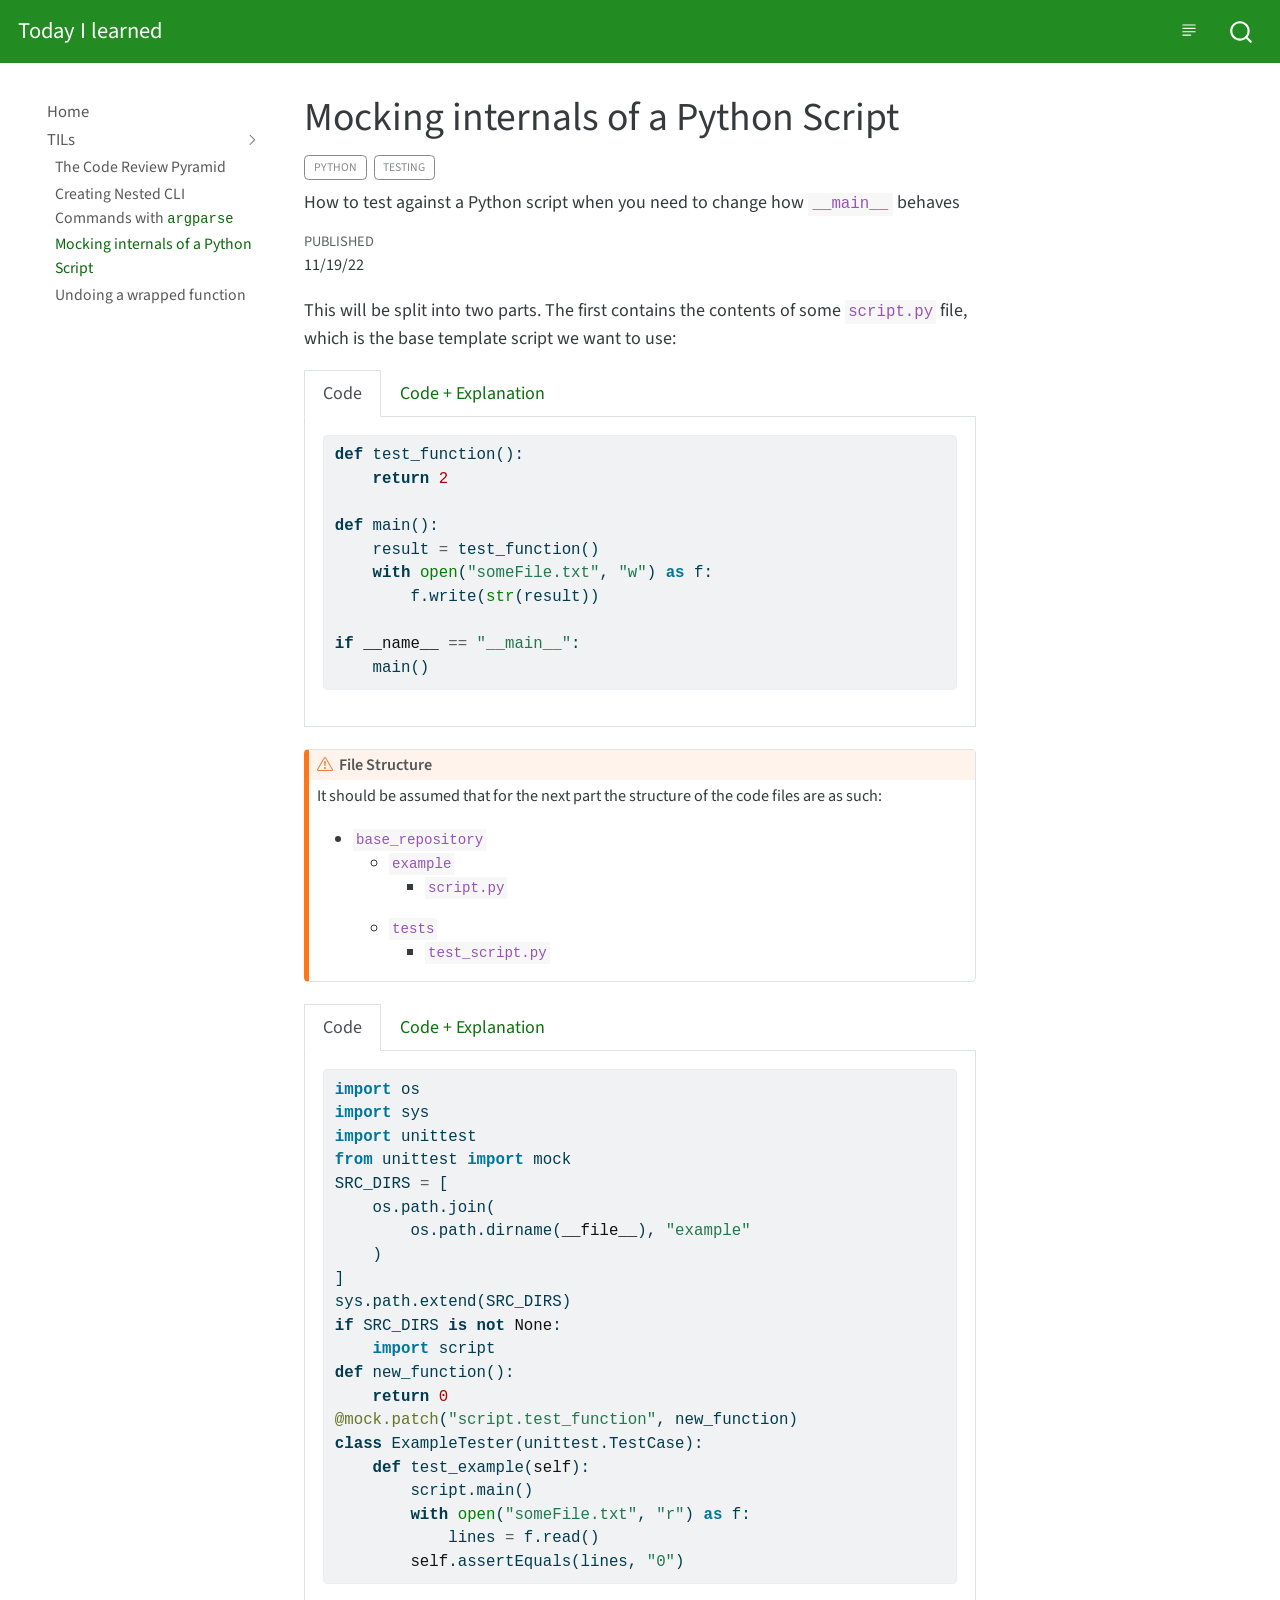
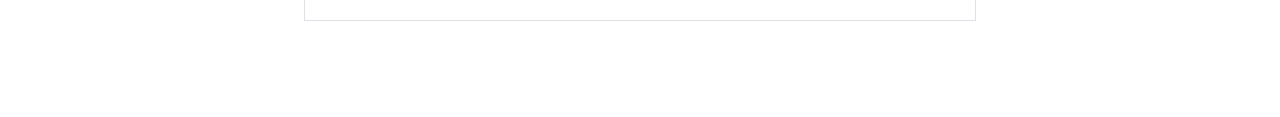
<file: til/testing.html>
<!DOCTYPE html>
<html xmlns="http://www.w3.org/1999/xhtml" lang="en" xml:lang="en"><head>

<meta charset="utf-8">
<meta name="generator" content="quarto-1.2.269">

<meta name="viewport" content="width=device-width, initial-scale=1.0, user-scalable=yes">

<meta name="dcterms.date" content="2022-11-19">
<meta name="description" content="How to test against a Python script when you need to change how __main__ behaves">

<title>Today I learned - Mocking internals of a Python Script</title>
<style>
code{white-space: pre-wrap;}
span.smallcaps{font-variant: small-caps;}
div.columns{display: flex; gap: min(4vw, 1.5em);}
div.column{flex: auto; overflow-x: auto;}
div.hanging-indent{margin-left: 1.5em; text-indent: -1.5em;}
ul.task-list{list-style: none;}
ul.task-list li input[type="checkbox"] {
  width: 0.8em;
  margin: 0 0.8em 0.2em -1.6em;
  vertical-align: middle;
}
pre > code.sourceCode { white-space: pre; position: relative; }
pre > code.sourceCode > span { display: inline-block; line-height: 1.25; }
pre > code.sourceCode > span:empty { height: 1.2em; }
.sourceCode { overflow: visible; }
code.sourceCode > span { color: inherit; text-decoration: inherit; }
div.sourceCode { margin: 1em 0; }
pre.sourceCode { margin: 0; }
@media screen {
div.sourceCode { overflow: auto; }
}
@media print {
pre > code.sourceCode { white-space: pre-wrap; }
pre > code.sourceCode > span { text-indent: -5em; padding-left: 5em; }
}
pre.numberSource code
  { counter-reset: source-line 0; }
pre.numberSource code > span
  { position: relative; left: -4em; counter-increment: source-line; }
pre.numberSource code > span > a:first-child::before
  { content: counter(source-line);
    position: relative; left: -1em; text-align: right; vertical-align: baseline;
    border: none; display: inline-block;
    -webkit-touch-callout: none; -webkit-user-select: none;
    -khtml-user-select: none; -moz-user-select: none;
    -ms-user-select: none; user-select: none;
    padding: 0 4px; width: 4em;
    color: #aaaaaa;
  }
pre.numberSource { margin-left: 3em; border-left: 1px solid #aaaaaa;  padding-left: 4px; }
div.sourceCode
  {   }
@media screen {
pre > code.sourceCode > span > a:first-child::before { text-decoration: underline; }
}
code span.al { color: #ff0000; font-weight: bold; } /* Alert */
code span.an { color: #60a0b0; font-weight: bold; font-style: italic; } /* Annotation */
code span.at { color: #7d9029; } /* Attribute */
code span.bn { color: #40a070; } /* BaseN */
code span.bu { color: #008000; } /* BuiltIn */
code span.cf { color: #007020; font-weight: bold; } /* ControlFlow */
code span.ch { color: #4070a0; } /* Char */
code span.cn { color: #880000; } /* Constant */
code span.co { color: #60a0b0; font-style: italic; } /* Comment */
code span.cv { color: #60a0b0; font-weight: bold; font-style: italic; } /* CommentVar */
code span.do { color: #ba2121; font-style: italic; } /* Documentation */
code span.dt { color: #902000; } /* DataType */
code span.dv { color: #40a070; } /* DecVal */
code span.er { color: #ff0000; font-weight: bold; } /* Error */
code span.ex { } /* Extension */
code span.fl { color: #40a070; } /* Float */
code span.fu { color: #06287e; } /* Function */
code span.im { color: #008000; font-weight: bold; } /* Import */
code span.in { color: #60a0b0; font-weight: bold; font-style: italic; } /* Information */
code span.kw { color: #007020; font-weight: bold; } /* Keyword */
code span.op { color: #666666; } /* Operator */
code span.ot { color: #007020; } /* Other */
code span.pp { color: #bc7a00; } /* Preprocessor */
code span.sc { color: #4070a0; } /* SpecialChar */
code span.ss { color: #bb6688; } /* SpecialString */
code span.st { color: #4070a0; } /* String */
code span.va { color: #19177c; } /* Variable */
code span.vs { color: #4070a0; } /* VerbatimString */
code span.wa { color: #60a0b0; font-weight: bold; font-style: italic; } /* Warning */
</style>


<script src="../site_libs/quarto-nav/quarto-nav.js"></script>
<script src="../site_libs/quarto-nav/headroom.min.js"></script>
<script src="../site_libs/clipboard/clipboard.min.js"></script>
<script src="../site_libs/quarto-search/autocomplete.umd.js"></script>
<script src="../site_libs/quarto-search/fuse.min.js"></script>
<script src="../site_libs/quarto-search/quarto-search.js"></script>
<meta name="quarto:offset" content="../">
<script src="../site_libs/quarto-html/quarto.js"></script>
<script src="../site_libs/quarto-html/popper.min.js"></script>
<script src="../site_libs/quarto-html/tippy.umd.min.js"></script>
<script src="../site_libs/quarto-html/anchor.min.js"></script>
<link href="../site_libs/quarto-html/tippy.css" rel="stylesheet">
<link href="../site_libs/quarto-html/quarto-syntax-highlighting.css" rel="stylesheet" id="quarto-text-highlighting-styles">
<script src="../site_libs/bootstrap/bootstrap.min.js"></script>
<link href="../site_libs/bootstrap/bootstrap-icons.css" rel="stylesheet">
<link href="../site_libs/bootstrap/bootstrap.min.css" rel="stylesheet" id="quarto-bootstrap" data-mode="light">
<script id="quarto-search-options" type="application/json">{
  "location": "navbar",
  "copy-button": false,
  "collapse-after": 3,
  "panel-placement": "end",
  "type": "overlay",
  "limit": 20,
  "language": {
    "search-no-results-text": "No results",
    "search-matching-documents-text": "matching documents",
    "search-copy-link-title": "Copy link to search",
    "search-hide-matches-text": "Hide additional matches",
    "search-more-match-text": "more match in this document",
    "search-more-matches-text": "more matches in this document",
    "search-clear-button-title": "Clear",
    "search-detached-cancel-button-title": "Cancel",
    "search-submit-button-title": "Submit"
  }
}</script>
<script async="" src="https://www.googletagmanager.com/gtag/js?id=G-QP2V3MGVTM"></script>

<script type="text/javascript">

window.dataLayer = window.dataLayer || [];
function gtag(){dataLayer.push(arguments);}
gtag('js', new Date());
gtag('config', 'G-QP2V3MGVTM', { 'anonymize_ip': true});
</script>


<meta property="og:title" content="Today I learned - Mocking internals of a Python Script">
<meta property="og:description" content="How to test against a Python script when you need to change how `__main__` behaves">
<meta property="og:image" content="https://muellerzr.github.io/til/imgs/mocking.png">
<meta property="og:site-name" content="Today I learned">
<meta property="og:image:height" content="500">
<meta property="og:image:width" content="948">
<meta name="twitter:title" content="Today I learned - Mocking internals of a Python Script">
<meta name="twitter:description" content="How to test against a Python script when you need to change how `__main__` behaves">
<meta name="twitter:image" content="https://muellerzr.github.io/til/imgs/mocking.png">
<meta name="twitter:image-height" content="500">
<meta name="twitter:image-width" content="948">
<meta name="twitter:card" content="summary_large_image">
</head>

<body class="nav-sidebar floating nav-fixed">

<div id="quarto-search-results"></div>
  <header id="quarto-header" class="headroom fixed-top">
    <nav class="navbar navbar-expand-lg navbar-dark ">
      <div class="navbar-container container-fluid">
      <div class="navbar-brand-container">
    <a class="navbar-brand" href="../index.html">
    <span class="navbar-title">Today I learned</span>
    </a>
  </div>
          <div class="quarto-toggle-container ms-auto">
              <a href="" class="quarto-reader-toggle nav-link" onclick="window.quartoToggleReader(); return false;" title="Toggle reader mode">
  <div class="quarto-reader-toggle-btn">
  <i class="bi"></i>
  </div>
</a>
          </div>
          <div id="quarto-search" class="" title="Search"></div>
      </div> <!-- /container-fluid -->
    </nav>
  <nav class="quarto-secondary-nav" data-bs-toggle="collapse" data-bs-target="#quarto-sidebar" aria-controls="quarto-sidebar" aria-expanded="false" aria-label="Toggle sidebar navigation" onclick="if (window.quartoToggleHeadroom) { window.quartoToggleHeadroom(); }">
    <div class="container-fluid d-flex justify-content-between">
      <h1 class="quarto-secondary-nav-title">Mocking internals of a Python Script</h1>
      <button type="button" class="quarto-btn-toggle btn" aria-label="Show secondary navigation">
        <i class="bi bi-chevron-right"></i>
      </button>
    </div>
  </nav>
</header>
<!-- content -->
<div id="quarto-content" class="quarto-container page-columns page-rows-contents page-layout-article page-navbar">
<!-- sidebar -->
  <nav id="quarto-sidebar" class="sidebar collapse sidebar-navigation floating overflow-auto">
    <div class="sidebar-menu-container"> 
    <ul class="list-unstyled mt-1">
        <li class="sidebar-item">
  <div class="sidebar-item-container"> 
  <a href="../index.html" class="sidebar-item-text sidebar-link">Home</a>
  </div>
</li>
        <li class="sidebar-item sidebar-item-section">
      <div class="sidebar-item-container"> 
            <a class="sidebar-item-text sidebar-link text-start" data-bs-toggle="collapse" data-bs-target="#quarto-sidebar-section-1" aria-expanded="true">TILs</a>
          <a class="sidebar-item-toggle text-start" data-bs-toggle="collapse" data-bs-target="#quarto-sidebar-section-1" aria-expanded="true">
            <i class="bi bi-chevron-right ms-2"></i>
          </a> 
      </div>
      <ul id="quarto-sidebar-section-1" class="collapse list-unstyled sidebar-section depth1 show">  
          <li class="sidebar-item">
  <div class="sidebar-item-container"> 
  <a href="../til/code_review.html" class="sidebar-item-text sidebar-link">The Code Review Pyramid</a>
  </div>
</li>
          <li class="sidebar-item">
  <div class="sidebar-item-container"> 
  <a href="../til/sub_cli.html" class="sidebar-item-text sidebar-link">Creating Nested CLI Commands with <code>argparse</code></a>
  </div>
</li>
          <li class="sidebar-item">
  <div class="sidebar-item-container"> 
  <a href="../til/testing.html" class="sidebar-item-text sidebar-link active">Mocking internals of a Python Script</a>
  </div>
</li>
          <li class="sidebar-item">
  <div class="sidebar-item-container"> 
  <a href="../til/wraps.html" class="sidebar-item-text sidebar-link">Undoing a wrapped function</a>
  </div>
</li>
      </ul>
  </li>
    </ul>
    </div>
</nav>
<!-- margin-sidebar -->
    <div id="quarto-margin-sidebar" class="sidebar margin-sidebar">
        
    </div>
<!-- main -->
<main class="content" id="quarto-document-content">

<header id="title-block-header" class="quarto-title-block default">
<div class="quarto-title">
<h1 class="title d-none d-lg-block">Mocking internals of a Python Script</h1>
  <div class="quarto-categories">
    <div class="quarto-category">python</div>
    <div class="quarto-category">testing</div>
  </div>
  </div>

<div>
  <div class="description">
    How to test against a Python script when you need to change how <code>__main__</code> behaves
  </div>
</div>


<div class="quarto-title-meta">

    
    <div>
    <div class="quarto-title-meta-heading">Published</div>
    <div class="quarto-title-meta-contents">
      <p class="date">11/19/22</p>
    </div>
  </div>
  
    
  </div>
  

</header>

<!-- WARNING: THIS FILE WAS AUTOGENERATED! DO NOT EDIT! -->
<p>This will be split into two parts. The first contains the contents of some <code>script.py</code> file, which is the base template script we want to use:</p>
<div class="panel-tabset">
<ul class="nav nav-tabs" role="tablist"><li class="nav-item" role="presentation"><a class="nav-link active" id="tabset-1-1-tab" data-bs-toggle="tab" data-bs-target="#tabset-1-1" role="tab" aria-controls="tabset-1-1" aria-selected="true" aria-current="page">Code</a></li><li class="nav-item" role="presentation"><a class="nav-link" id="tabset-1-2-tab" data-bs-toggle="tab" data-bs-target="#tabset-1-2" role="tab" aria-controls="tabset-1-2" aria-selected="false">Code + Explanation</a></li></ul>
<div class="tab-content">
<div id="tabset-1-1" class="tab-pane active" role="tabpanel" aria-labelledby="tabset-1-1-tab">
<div class="cell">
<div class="sourceCode cell-code" id="cb1"><pre class="sourceCode python code-with-copy"><code class="sourceCode python"><span id="cb1-1"><a href="#cb1-1" aria-hidden="true" tabindex="-1"></a><span class="kw">def</span> test_function(): </span>
<span id="cb1-2"><a href="#cb1-2" aria-hidden="true" tabindex="-1"></a>    <span class="cf">return</span> <span class="dv">2</span></span>
<span id="cb1-3"><a href="#cb1-3" aria-hidden="true" tabindex="-1"></a></span>
<span id="cb1-4"><a href="#cb1-4" aria-hidden="true" tabindex="-1"></a><span class="kw">def</span> main():</span>
<span id="cb1-5"><a href="#cb1-5" aria-hidden="true" tabindex="-1"></a>    result <span class="op">=</span> test_function()</span>
<span id="cb1-6"><a href="#cb1-6" aria-hidden="true" tabindex="-1"></a>    <span class="cf">with</span> <span class="bu">open</span>(<span class="st">"someFile.txt"</span>, <span class="st">"w"</span>) <span class="im">as</span> f:</span>
<span id="cb1-7"><a href="#cb1-7" aria-hidden="true" tabindex="-1"></a>        f.write(<span class="bu">str</span>(result))</span>
<span id="cb1-8"><a href="#cb1-8" aria-hidden="true" tabindex="-1"></a>        </span>
<span id="cb1-9"><a href="#cb1-9" aria-hidden="true" tabindex="-1"></a><span class="cf">if</span> <span class="va">__name__</span> <span class="op">==</span> <span class="st">"__main__"</span>:</span>
<span id="cb1-10"><a href="#cb1-10" aria-hidden="true" tabindex="-1"></a>    main()</span></code><button title="Copy to Clipboard" class="code-copy-button"><i class="bi"></i></button></pre></div>
</div>
</div>
<div id="tabset-1-2" class="tab-pane" role="tabpanel" aria-labelledby="tabset-1-2-tab">
<div class="cell">
<div class="sourceCode cell-code" id="cb2"><pre class="sourceCode python code-with-copy"><code class="sourceCode python"><span id="cb2-1"><a href="#cb2-1" aria-hidden="true" tabindex="-1"></a><span class="kw">def</span> test_function(): </span>
<span id="cb2-2"><a href="#cb2-2" aria-hidden="true" tabindex="-1"></a>    <span class="cf">return</span> <span class="dv">2</span></span>
<span id="cb2-3"><a href="#cb2-3" aria-hidden="true" tabindex="-1"></a></span>
<span id="cb2-4"><a href="#cb2-4" aria-hidden="true" tabindex="-1"></a><span class="kw">def</span> main():</span>
<span id="cb2-5"><a href="#cb2-5" aria-hidden="true" tabindex="-1"></a>    result <span class="op">=</span> test_function()</span>
<span id="cb2-6"><a href="#cb2-6" aria-hidden="true" tabindex="-1"></a>    <span class="cf">with</span> <span class="bu">open</span>(<span class="st">"someFile.txt"</span>, <span class="st">"w"</span>) <span class="im">as</span> f:</span>
<span id="cb2-7"><a href="#cb2-7" aria-hidden="true" tabindex="-1"></a>        f.write(<span class="bu">str</span>(result))</span>
<span id="cb2-8"><a href="#cb2-8" aria-hidden="true" tabindex="-1"></a>        </span>
<span id="cb2-9"><a href="#cb2-9" aria-hidden="true" tabindex="-1"></a><span class="cf">if</span> <span class="va">__name__</span> <span class="op">==</span> <span class="st">"__main__"</span>:</span>
<span id="cb2-10"><a href="#cb2-10" aria-hidden="true" tabindex="-1"></a>    main()</span></code><button title="Copy to Clipboard" class="code-copy-button"><i class="bi"></i></button></pre></div>
</div>
<hr>
<div class="sourceCode" id="cb3"><pre class="sourceCode python code-with-copy"><code class="sourceCode python"><span id="cb3-1"><a href="#cb3-1" aria-hidden="true" tabindex="-1"></a><span class="kw">def</span> test_function(): </span>
<span id="cb3-2"><a href="#cb3-2" aria-hidden="true" tabindex="-1"></a>    <span class="cf">return</span> <span class="dv">2</span></span></code><button title="Copy to Clipboard" class="code-copy-button"><i class="bi"></i></button></pre></div>
<div style="padding-top: 0px;">
<p>This is the function whose behavior we want to override during our mock</p>
</div>
<hr>
<div class="sourceCode" id="cb4"><pre class="sourceCode python code-with-copy"><code class="sourceCode python"><span id="cb4-1"><a href="#cb4-1" aria-hidden="true" tabindex="-1"></a><span class="kw">def</span> main():</span>
<span id="cb4-2"><a href="#cb4-2" aria-hidden="true" tabindex="-1"></a>    result <span class="op">=</span> test_function()</span>
<span id="cb4-3"><a href="#cb4-3" aria-hidden="true" tabindex="-1"></a>    <span class="cf">with</span> <span class="bu">open</span>(<span class="st">"someFile.txt"</span>, <span class="st">"w"</span>) <span class="im">as</span> f:</span>
<span id="cb4-4"><a href="#cb4-4" aria-hidden="true" tabindex="-1"></a>        f.write(<span class="bu">str</span>(result))</span></code><button title="Copy to Clipboard" class="code-copy-button"><i class="bi"></i></button></pre></div>
<div style="padding-top: 0px;">
<p>The main function is what we will call when running the python script. This will write a string representation of <code>test_function()</code> to a file.</p>
</div>
<hr>
<div class="sourceCode" id="cb5"><pre class="sourceCode python code-with-copy"><code class="sourceCode python"><span id="cb5-1"><a href="#cb5-1" aria-hidden="true" tabindex="-1"></a><span class="cf">if</span> <span class="va">__name__</span> <span class="op">==</span> <span class="st">"__main__"</span>:</span>
<span id="cb5-2"><a href="#cb5-2" aria-hidden="true" tabindex="-1"></a>    main()</span></code><button title="Copy to Clipboard" class="code-copy-button"><i class="bi"></i></button></pre></div>
<div style="padding-top: 0px;">
<p>This is a blocker to ensure that if anyone imports or calls this python script that it will be ran explicitly.</p>
</div>
</div>
</div>
</div>
<div class="callout-warning callout callout-style-default callout-captioned">
<div class="callout-header d-flex align-content-center">
<div class="callout-icon-container">
<i class="callout-icon"></i>
</div>
<div class="callout-caption-container flex-fill">
File Structure
</div>
</div>
<div class="callout-body-container callout-body">
<p>It should be assumed that for the next part the structure of the code files are as such:</p>
<ul>
<li><code>base_repository</code>
<ul>
<li><code>example</code>
<ul>
<li><code>script.py</code></li>
</ul></li>
<li><code>tests</code>
<ul>
<li><code>test_script.py</code></li>
</ul></li>
</ul></li>
</ul>
</div>
</div>
<div class="panel-tabset">
<ul class="nav nav-tabs" role="tablist"><li class="nav-item" role="presentation"><a class="nav-link active" id="tabset-2-1-tab" data-bs-toggle="tab" data-bs-target="#tabset-2-1" role="tab" aria-controls="tabset-2-1" aria-selected="true">Code</a></li><li class="nav-item" role="presentation"><a class="nav-link" id="tabset-2-2-tab" data-bs-toggle="tab" data-bs-target="#tabset-2-2" role="tab" aria-controls="tabset-2-2" aria-selected="false">Code + Explanation</a></li></ul>
<div class="tab-content">
<div id="tabset-2-1" class="tab-pane active" role="tabpanel" aria-labelledby="tabset-2-1-tab">
<div class="cell">
<div class="sourceCode cell-code" id="cb6"><pre class="sourceCode python code-with-copy"><code class="sourceCode python"><span id="cb6-1"><a href="#cb6-1" aria-hidden="true" tabindex="-1"></a><span class="im">import</span> os</span>
<span id="cb6-2"><a href="#cb6-2" aria-hidden="true" tabindex="-1"></a><span class="im">import</span> sys</span>
<span id="cb6-3"><a href="#cb6-3" aria-hidden="true" tabindex="-1"></a><span class="im">import</span> unittest</span>
<span id="cb6-4"><a href="#cb6-4" aria-hidden="true" tabindex="-1"></a><span class="im">from</span> unittest <span class="im">import</span> mock</span>
<span id="cb6-5"><a href="#cb6-5" aria-hidden="true" tabindex="-1"></a>SRC_DIRS <span class="op">=</span> [</span>
<span id="cb6-6"><a href="#cb6-6" aria-hidden="true" tabindex="-1"></a>    os.path.join(</span>
<span id="cb6-7"><a href="#cb6-7" aria-hidden="true" tabindex="-1"></a>        os.path.dirname(<span class="va">__file__</span>), <span class="st">"example"</span></span>
<span id="cb6-8"><a href="#cb6-8" aria-hidden="true" tabindex="-1"></a>    )</span>
<span id="cb6-9"><a href="#cb6-9" aria-hidden="true" tabindex="-1"></a>]</span>
<span id="cb6-10"><a href="#cb6-10" aria-hidden="true" tabindex="-1"></a>sys.path.extend(SRC_DIRS)</span>
<span id="cb6-11"><a href="#cb6-11" aria-hidden="true" tabindex="-1"></a><span class="cf">if</span> SRC_DIRS <span class="kw">is</span> <span class="kw">not</span> <span class="va">None</span>:</span>
<span id="cb6-12"><a href="#cb6-12" aria-hidden="true" tabindex="-1"></a>    <span class="im">import</span> script</span>
<span id="cb6-13"><a href="#cb6-13" aria-hidden="true" tabindex="-1"></a><span class="kw">def</span> new_function():</span>
<span id="cb6-14"><a href="#cb6-14" aria-hidden="true" tabindex="-1"></a>    <span class="cf">return</span> <span class="dv">0</span></span>
<span id="cb6-15"><a href="#cb6-15" aria-hidden="true" tabindex="-1"></a><span class="at">@mock.patch</span>(<span class="st">"script.test_function"</span>, new_function)</span>
<span id="cb6-16"><a href="#cb6-16" aria-hidden="true" tabindex="-1"></a><span class="kw">class</span> ExampleTester(unittest.TestCase):</span>
<span id="cb6-17"><a href="#cb6-17" aria-hidden="true" tabindex="-1"></a>    <span class="kw">def</span> test_example(<span class="va">self</span>):</span>
<span id="cb6-18"><a href="#cb6-18" aria-hidden="true" tabindex="-1"></a>        script.main()</span>
<span id="cb6-19"><a href="#cb6-19" aria-hidden="true" tabindex="-1"></a>        <span class="cf">with</span> <span class="bu">open</span>(<span class="st">"someFile.txt"</span>, <span class="st">"r"</span>) <span class="im">as</span> f:</span>
<span id="cb6-20"><a href="#cb6-20" aria-hidden="true" tabindex="-1"></a>            lines <span class="op">=</span> f.read()</span>
<span id="cb6-21"><a href="#cb6-21" aria-hidden="true" tabindex="-1"></a>        <span class="va">self</span>.assertEquals(lines, <span class="st">"0"</span>)</span></code><button title="Copy to Clipboard" class="code-copy-button"><i class="bi"></i></button></pre></div>
</div>
</div>
<div id="tabset-2-2" class="tab-pane" role="tabpanel" aria-labelledby="tabset-2-2-tab">
<div class="cell">
<div class="sourceCode cell-code" id="cb7"><pre class="sourceCode python code-with-copy"><code class="sourceCode python"><span id="cb7-1"><a href="#cb7-1" aria-hidden="true" tabindex="-1"></a><span class="im">import</span> os</span>
<span id="cb7-2"><a href="#cb7-2" aria-hidden="true" tabindex="-1"></a><span class="im">import</span> sys</span>
<span id="cb7-3"><a href="#cb7-3" aria-hidden="true" tabindex="-1"></a><span class="im">import</span> unittest</span>
<span id="cb7-4"><a href="#cb7-4" aria-hidden="true" tabindex="-1"></a><span class="im">from</span> unittest <span class="im">import</span> mock</span>
<span id="cb7-5"><a href="#cb7-5" aria-hidden="true" tabindex="-1"></a>SRC_DIRS <span class="op">=</span> [</span>
<span id="cb7-6"><a href="#cb7-6" aria-hidden="true" tabindex="-1"></a>    os.path.join(</span>
<span id="cb7-7"><a href="#cb7-7" aria-hidden="true" tabindex="-1"></a>        os.path.dirname(<span class="va">__file__</span>), <span class="st">"example"</span></span>
<span id="cb7-8"><a href="#cb7-8" aria-hidden="true" tabindex="-1"></a>    )</span>
<span id="cb7-9"><a href="#cb7-9" aria-hidden="true" tabindex="-1"></a>]</span>
<span id="cb7-10"><a href="#cb7-10" aria-hidden="true" tabindex="-1"></a>sys.path.extend(SRC_DIRS)</span>
<span id="cb7-11"><a href="#cb7-11" aria-hidden="true" tabindex="-1"></a><span class="cf">if</span> SRC_DIRS <span class="kw">is</span> <span class="kw">not</span> <span class="va">None</span>:</span>
<span id="cb7-12"><a href="#cb7-12" aria-hidden="true" tabindex="-1"></a>    <span class="im">import</span> script</span>
<span id="cb7-13"><a href="#cb7-13" aria-hidden="true" tabindex="-1"></a><span class="kw">def</span> new_function():</span>
<span id="cb7-14"><a href="#cb7-14" aria-hidden="true" tabindex="-1"></a>    <span class="cf">return</span> <span class="dv">0</span></span>
<span id="cb7-15"><a href="#cb7-15" aria-hidden="true" tabindex="-1"></a><span class="at">@mock.patch</span>(<span class="st">"script.test_function"</span>, new_function)</span>
<span id="cb7-16"><a href="#cb7-16" aria-hidden="true" tabindex="-1"></a><span class="kw">class</span> ExampleTester(unittest.TestCase):</span>
<span id="cb7-17"><a href="#cb7-17" aria-hidden="true" tabindex="-1"></a>    <span class="kw">def</span> test_example(<span class="va">self</span>):</span>
<span id="cb7-18"><a href="#cb7-18" aria-hidden="true" tabindex="-1"></a>        script.main()</span>
<span id="cb7-19"><a href="#cb7-19" aria-hidden="true" tabindex="-1"></a>        <span class="cf">with</span> <span class="bu">open</span>(<span class="st">"someFile.txt"</span>, <span class="st">"r"</span>) <span class="im">as</span> f:</span>
<span id="cb7-20"><a href="#cb7-20" aria-hidden="true" tabindex="-1"></a>            lines <span class="op">=</span> f.read()</span>
<span id="cb7-21"><a href="#cb7-21" aria-hidden="true" tabindex="-1"></a>        <span class="va">self</span>.assertEquals(lines, <span class="st">"0"</span>)</span></code><button title="Copy to Clipboard" class="code-copy-button"><i class="bi"></i></button></pre></div>
</div>
<hr>
<div class="sourceCode" id="cb8"><pre class="sourceCode python code-with-copy"><code class="sourceCode python"><span id="cb8-1"><a href="#cb8-1" aria-hidden="true" tabindex="-1"></a><span class="im">import</span> os</span>
<span id="cb8-2"><a href="#cb8-2" aria-hidden="true" tabindex="-1"></a><span class="im">import</span> sys</span>
<span id="cb8-3"><a href="#cb8-3" aria-hidden="true" tabindex="-1"></a><span class="im">import</span> unittest</span>
<span id="cb8-4"><a href="#cb8-4" aria-hidden="true" tabindex="-1"></a><span class="im">from</span> unittest <span class="im">import</span> mock</span></code><button title="Copy to Clipboard" class="code-copy-button"><i class="bi"></i></button></pre></div>
<div style="padding-top: 0px;">
<p>These are the imports we use</p>
</div>
<hr>
<div class="sourceCode" id="cb9"><pre class="sourceCode python code-with-copy"><code class="sourceCode python"><span id="cb9-1"><a href="#cb9-1" aria-hidden="true" tabindex="-1"></a>SRC_DIRS <span class="op">=</span> [</span>
<span id="cb9-2"><a href="#cb9-2" aria-hidden="true" tabindex="-1"></a>    os.path.join(</span>
<span id="cb9-3"><a href="#cb9-3" aria-hidden="true" tabindex="-1"></a>        os.path.dirname(<span class="va">__file__</span>), <span class="st">"example"</span></span>
<span id="cb9-4"><a href="#cb9-4" aria-hidden="true" tabindex="-1"></a>    )</span>
<span id="cb9-5"><a href="#cb9-5" aria-hidden="true" tabindex="-1"></a>]</span></code><button title="Copy to Clipboard" class="code-copy-button"><i class="bi"></i></button></pre></div>
<div style="padding-top: 0px;">
<p>This is a list of directories that have our script source code relative to the current file. In this case the <code>example</code> directory.</p>
</div>
<hr>
<div class="sourceCode" id="cb10"><pre class="sourceCode python code-with-copy"><code class="sourceCode python"><span id="cb10-1"><a href="#cb10-1" aria-hidden="true" tabindex="-1"></a>sys.path.extend(SRC_DIRS)</span></code><button title="Copy to Clipboard" class="code-copy-button"><i class="bi"></i></button></pre></div>
<div style="padding-top: 0px;">
<p>We add in our new SRC_DIRS to the sys.path which allows them to be imported through an import statement such as import script</p>
</div>
<hr>
<div class="sourceCode" id="cb11"><pre class="sourceCode python code-with-copy"><code class="sourceCode python"><span id="cb11-1"><a href="#cb11-1" aria-hidden="true" tabindex="-1"></a><span class="cf">if</span> SRC_DIRS <span class="kw">is</span> <span class="kw">not</span> <span class="va">None</span>:</span>
<span id="cb11-2"><a href="#cb11-2" aria-hidden="true" tabindex="-1"></a>    <span class="im">import</span> script</span></code><button title="Copy to Clipboard" class="code-copy-button"><i class="bi"></i></button></pre></div>
<div style="padding-top: 0px;">
<p>If the file exists (this makes it modular) go ahead and import it</p>
</div>
<hr>
<div class="sourceCode" id="cb12"><pre class="sourceCode python code-with-copy"><code class="sourceCode python"><span id="cb12-1"><a href="#cb12-1" aria-hidden="true" tabindex="-1"></a><span class="kw">def</span> new_function():</span>
<span id="cb12-2"><a href="#cb12-2" aria-hidden="true" tabindex="-1"></a>    <span class="cf">return</span> <span class="dv">0</span></span></code><button title="Copy to Clipboard" class="code-copy-button"><i class="bi"></i></button></pre></div>
<div style="padding-top: 0px;">
<p>This is the new function we will use to replace the <code>test_function</code> in our python script</p>
</div>
<hr>
<div class="sourceCode" id="cb13"><pre class="sourceCode python code-with-copy"><code class="sourceCode python"><span id="cb13-1"><a href="#cb13-1" aria-hidden="true" tabindex="-1"></a><span class="at">@mock.patch</span>(<span class="st">"script.test_function"</span>, new_function)</span></code><button title="Copy to Clipboard" class="code-copy-button"><i class="bi"></i></button></pre></div>
<div style="padding-top: 0px;">
<p>This uses <code>unittest.mock</code> to mokey-patch and override the original <code>test_function</code> in the existing module with the new one we just defined. Calling <code>script.test_function()</code> will call <code>new_function()</code> as a result</p>
</div>
<hr>
<div class="sourceCode" id="cb14"><pre class="sourceCode python code-with-copy"><code class="sourceCode python"><span id="cb14-1"><a href="#cb14-1" aria-hidden="true" tabindex="-1"></a><span class="kw">class</span> ExampleTester(unittest.TestCase):</span>
<span id="cb14-2"><a href="#cb14-2" aria-hidden="true" tabindex="-1"></a>    <span class="kw">def</span> test_example(<span class="va">self</span>):</span>
<span id="cb14-3"><a href="#cb14-3" aria-hidden="true" tabindex="-1"></a>        script.main()</span></code><button title="Copy to Clipboard" class="code-copy-button"><i class="bi"></i></button></pre></div>
<div style="padding-top: 0px;">
<p>Calls the main function in our tester, but uses our <code>new_function()</code> when called</p>
</div>
<hr>
<div class="sourceCode" id="cb15"><pre class="sourceCode python code-with-copy"><code class="sourceCode python"><span id="cb15-1"><a href="#cb15-1" aria-hidden="true" tabindex="-1"></a>        <span class="cf">with</span> <span class="bu">open</span>(<span class="st">"someFile.txt"</span>, <span class="st">"r"</span>) <span class="im">as</span> f:</span>
<span id="cb15-2"><a href="#cb15-2" aria-hidden="true" tabindex="-1"></a>            lines <span class="op">=</span> f.read()</span>
<span id="cb15-3"><a href="#cb15-3" aria-hidden="true" tabindex="-1"></a>        <span class="va">self</span>.assertEquals(lines, <span class="st">"0"</span>)</span></code><button title="Copy to Clipboard" class="code-copy-button"><i class="bi"></i></button></pre></div>
<div style="padding-top: 0px;">
<p>Tests that the file which was written to has the properly mocked version of it, or 0</p>
</div>
</div>
</div>
</div>



</main> <!-- /main -->
<script id="quarto-html-after-body" type="application/javascript">
window.document.addEventListener("DOMContentLoaded", function (event) {
  const toggleBodyColorMode = (bsSheetEl) => {
    const mode = bsSheetEl.getAttribute("data-mode");
    const bodyEl = window.document.querySelector("body");
    if (mode === "dark") {
      bodyEl.classList.add("quarto-dark");
      bodyEl.classList.remove("quarto-light");
    } else {
      bodyEl.classList.add("quarto-light");
      bodyEl.classList.remove("quarto-dark");
    }
  }
  const toggleBodyColorPrimary = () => {
    const bsSheetEl = window.document.querySelector("link#quarto-bootstrap");
    if (bsSheetEl) {
      toggleBodyColorMode(bsSheetEl);
    }
  }
  toggleBodyColorPrimary();  
  const icon = "";
  const anchorJS = new window.AnchorJS();
  anchorJS.options = {
    placement: 'right',
    icon: icon
  };
  anchorJS.add('.anchored');
  const clipboard = new window.ClipboardJS('.code-copy-button', {
    target: function(trigger) {
      return trigger.previousElementSibling;
    }
  });
  clipboard.on('success', function(e) {
    // button target
    const button = e.trigger;
    // don't keep focus
    button.blur();
    // flash "checked"
    button.classList.add('code-copy-button-checked');
    var currentTitle = button.getAttribute("title");
    button.setAttribute("title", "Copied!");
    let tooltip;
    if (window.bootstrap) {
      button.setAttribute("data-bs-toggle", "tooltip");
      button.setAttribute("data-bs-placement", "left");
      button.setAttribute("data-bs-title", "Copied!");
      tooltip = new bootstrap.Tooltip(button, 
        { trigger: "manual", 
          customClass: "code-copy-button-tooltip",
          offset: [0, -8]});
      tooltip.show();    
    }
    setTimeout(function() {
      if (tooltip) {
        tooltip.hide();
        button.removeAttribute("data-bs-title");
        button.removeAttribute("data-bs-toggle");
        button.removeAttribute("data-bs-placement");
      }
      button.setAttribute("title", currentTitle);
      button.classList.remove('code-copy-button-checked');
    }, 1000);
    // clear code selection
    e.clearSelection();
  });
  function tippyHover(el, contentFn) {
    const config = {
      allowHTML: true,
      content: contentFn,
      maxWidth: 500,
      delay: 100,
      arrow: false,
      appendTo: function(el) {
          return el.parentElement;
      },
      interactive: true,
      interactiveBorder: 10,
      theme: 'quarto',
      placement: 'bottom-start'
    };
    window.tippy(el, config); 
  }
  const noterefs = window.document.querySelectorAll('a[role="doc-noteref"]');
  for (var i=0; i<noterefs.length; i++) {
    const ref = noterefs[i];
    tippyHover(ref, function() {
      // use id or data attribute instead here
      let href = ref.getAttribute('data-footnote-href') || ref.getAttribute('href');
      try { href = new URL(href).hash; } catch {}
      const id = href.replace(/^#\/?/, "");
      const note = window.document.getElementById(id);
      return note.innerHTML;
    });
  }
  const findCites = (el) => {
    const parentEl = el.parentElement;
    if (parentEl) {
      const cites = parentEl.dataset.cites;
      if (cites) {
        return {
          el,
          cites: cites.split(' ')
        };
      } else {
        return findCites(el.parentElement)
      }
    } else {
      return undefined;
    }
  };
  var bibliorefs = window.document.querySelectorAll('a[role="doc-biblioref"]');
  for (var i=0; i<bibliorefs.length; i++) {
    const ref = bibliorefs[i];
    const citeInfo = findCites(ref);
    if (citeInfo) {
      tippyHover(citeInfo.el, function() {
        var popup = window.document.createElement('div');
        citeInfo.cites.forEach(function(cite) {
          var citeDiv = window.document.createElement('div');
          citeDiv.classList.add('hanging-indent');
          citeDiv.classList.add('csl-entry');
          var biblioDiv = window.document.getElementById('ref-' + cite);
          if (biblioDiv) {
            citeDiv.innerHTML = biblioDiv.innerHTML;
          }
          popup.appendChild(citeDiv);
        });
        return popup.innerHTML;
      });
    }
  }
});
</script>
</div> <!-- /content -->



</body></html>
</file>
<file: site_libs/quarto-html/tippy.css>
.tippy-box[data-animation=fade][data-state=hidden]{opacity:0}[data-tippy-root]{max-width:calc(100vw - 10px)}.tippy-box{position:relative;background-color:#333;color:#fff;border-radius:4px;font-size:14px;line-height:1.4;white-space:normal;outline:0;transition-property:transform,visibility,opacity}.tippy-box[data-placement^=top]>.tippy-arrow{bottom:0}.tippy-box[data-placement^=top]>.tippy-arrow:before{bottom:-7px;left:0;border-width:8px 8px 0;border-top-color:initial;transform-origin:center top}.tippy-box[data-placement^=bottom]>.tippy-arrow{top:0}.tippy-box[data-placement^=bottom]>.tippy-arrow:before{top:-7px;left:0;border-width:0 8px 8px;border-bottom-color:initial;transform-origin:center bottom}.tippy-box[data-placement^=left]>.tippy-arrow{right:0}.tippy-box[data-placement^=left]>.tippy-arrow:before{border-width:8px 0 8px 8px;border-left-color:initial;right:-7px;transform-origin:center left}.tippy-box[data-placement^=right]>.tippy-arrow{left:0}.tippy-box[data-placement^=right]>.tippy-arrow:before{left:-7px;border-width:8px 8px 8px 0;border-right-color:initial;transform-origin:center right}.tippy-box[data-inertia][data-state=visible]{transition-timing-function:cubic-bezier(.54,1.5,.38,1.11)}.tippy-arrow{width:16px;height:16px;color:#333}.tippy-arrow:before{content:"";position:absolute;border-color:transparent;border-style:solid}.tippy-content{position:relative;padding:5px 9px;z-index:1}
</file>
<file: site_libs/quarto-html/quarto-syntax-highlighting.css>
/* quarto syntax highlight colors */
:root {
  --quarto-hl-ot-color: #003B4F;
  --quarto-hl-at-color: #657422;
  --quarto-hl-ss-color: #20794D;
  --quarto-hl-an-color: #5E5E5E;
  --quarto-hl-fu-color: #4758AB;
  --quarto-hl-st-color: #20794D;
  --quarto-hl-cf-color: #003B4F;
  --quarto-hl-op-color: #5E5E5E;
  --quarto-hl-er-color: #AD0000;
  --quarto-hl-bn-color: #AD0000;
  --quarto-hl-al-color: #AD0000;
  --quarto-hl-va-color: #111111;
  --quarto-hl-bu-color: inherit;
  --quarto-hl-ex-color: inherit;
  --quarto-hl-pp-color: #AD0000;
  --quarto-hl-in-color: #5E5E5E;
  --quarto-hl-vs-color: #20794D;
  --quarto-hl-wa-color: #5E5E5E;
  --quarto-hl-do-color: #5E5E5E;
  --quarto-hl-im-color: #00769E;
  --quarto-hl-ch-color: #20794D;
  --quarto-hl-dt-color: #AD0000;
  --quarto-hl-fl-color: #AD0000;
  --quarto-hl-co-color: #5E5E5E;
  --quarto-hl-cv-color: #5E5E5E;
  --quarto-hl-cn-color: #8f5902;
  --quarto-hl-sc-color: #5E5E5E;
  --quarto-hl-dv-color: #AD0000;
  --quarto-hl-kw-color: #003B4F;
}

/* other quarto variables */
:root {
  --quarto-font-monospace: SFMono-Regular, Menlo, Monaco, Consolas, "Liberation Mono", "Courier New", monospace;
}

pre > code.sourceCode > span {
  color: #003B4F;
}

code span {
  color: #003B4F;
}

code.sourceCode > span {
  color: #003B4F;
}

div.sourceCode,
div.sourceCode pre.sourceCode {
  color: #003B4F;
}

code span.ot {
  color: #003B4F;
}

code span.at {
  color: #657422;
}

code span.ss {
  color: #20794D;
}

code span.an {
  color: #5E5E5E;
}

code span.fu {
  color: #4758AB;
}

code span.st {
  color: #20794D;
}

code span.cf {
  color: #003B4F;
}

code span.op {
  color: #5E5E5E;
}

code span.er {
  color: #AD0000;
}

code span.bn {
  color: #AD0000;
}

code span.al {
  color: #AD0000;
}

code span.va {
  color: #111111;
}

code span.pp {
  color: #AD0000;
}

code span.in {
  color: #5E5E5E;
}

code span.vs {
  color: #20794D;
}

code span.wa {
  color: #5E5E5E;
  font-style: italic;
}

code span.do {
  color: #5E5E5E;
  font-style: italic;
}

code span.im {
  color: #00769E;
}

code span.ch {
  color: #20794D;
}

code span.dt {
  color: #AD0000;
}

code span.fl {
  color: #AD0000;
}

code span.co {
  color: #5E5E5E;
}

code span.cv {
  color: #5E5E5E;
  font-style: italic;
}

code span.cn {
  color: #8f5902;
}

code span.sc {
  color: #5E5E5E;
}

code span.dv {
  color: #AD0000;
}

code span.kw {
  color: #003B4F;
}

.prevent-inlining {
  content: "</";
}

/*# sourceMappingURL=debc5d5d77c3f9108843748ff7464032.css.map */
</file>
